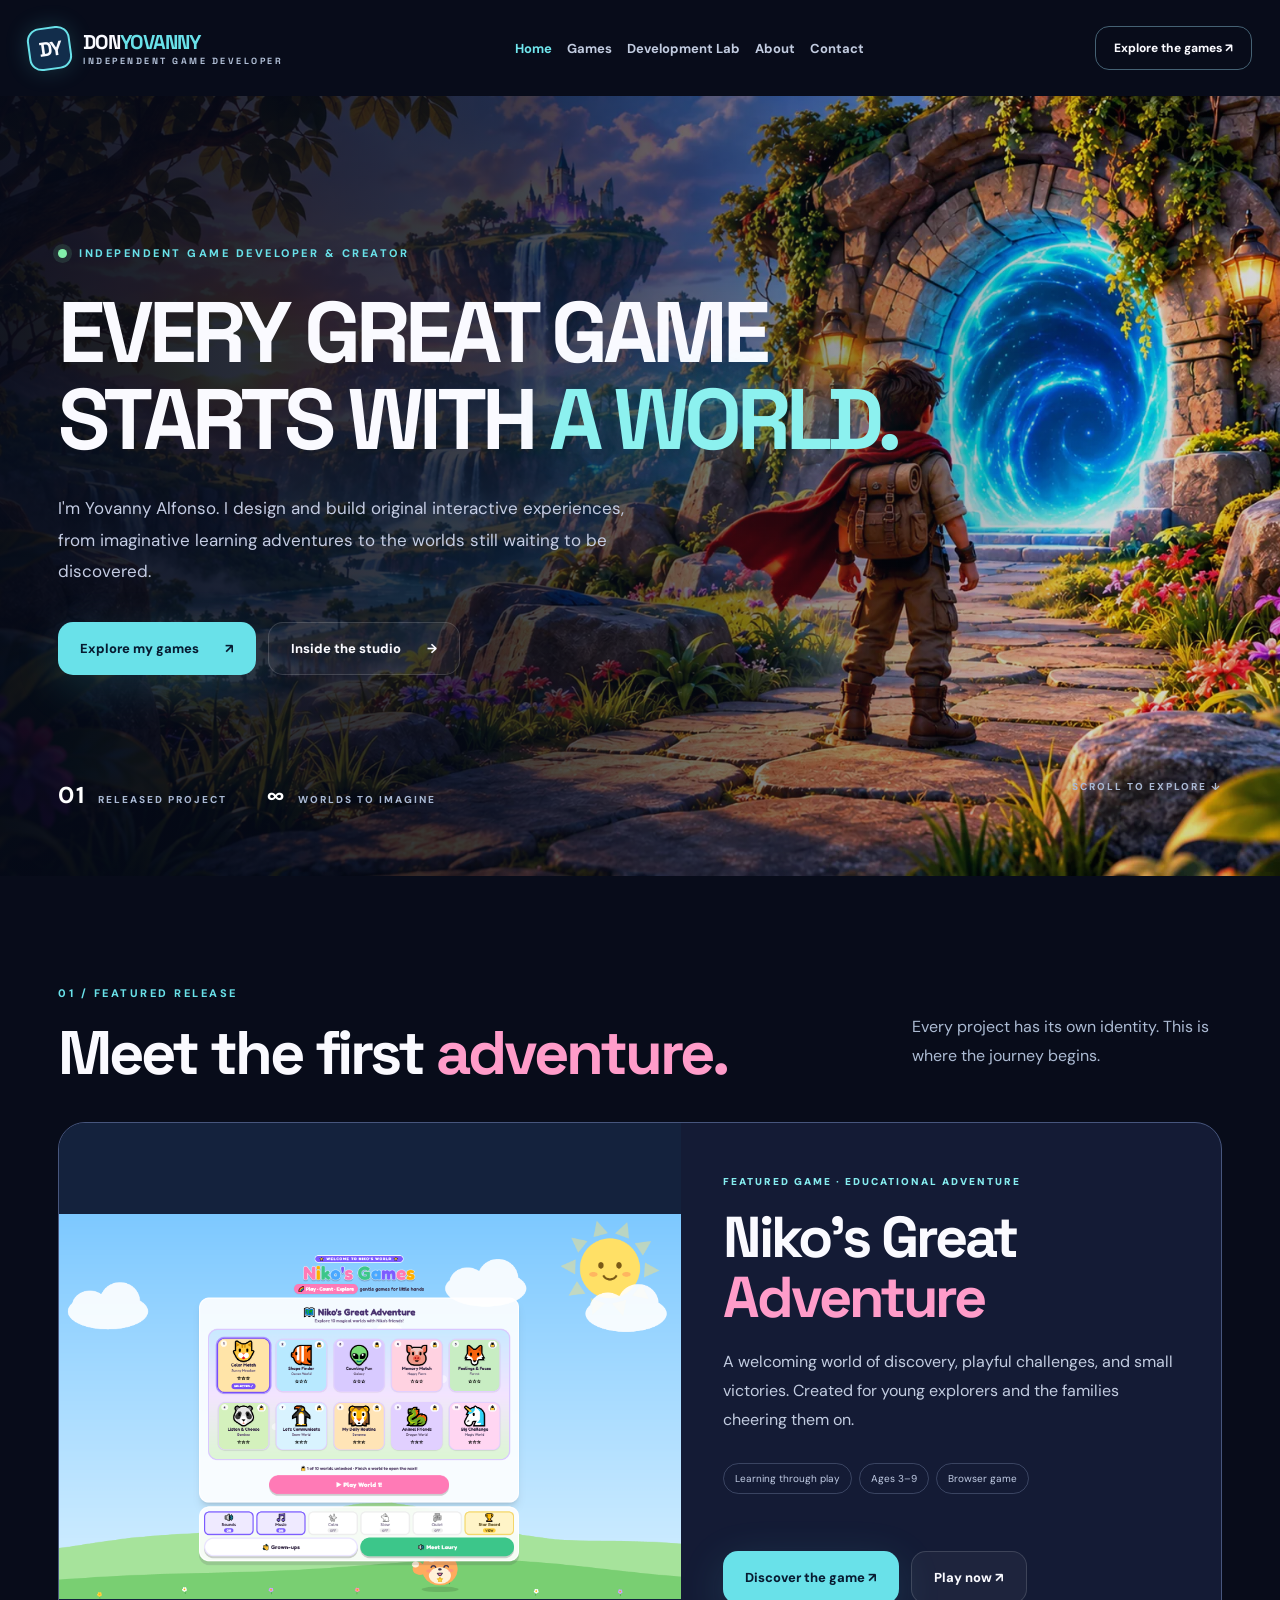
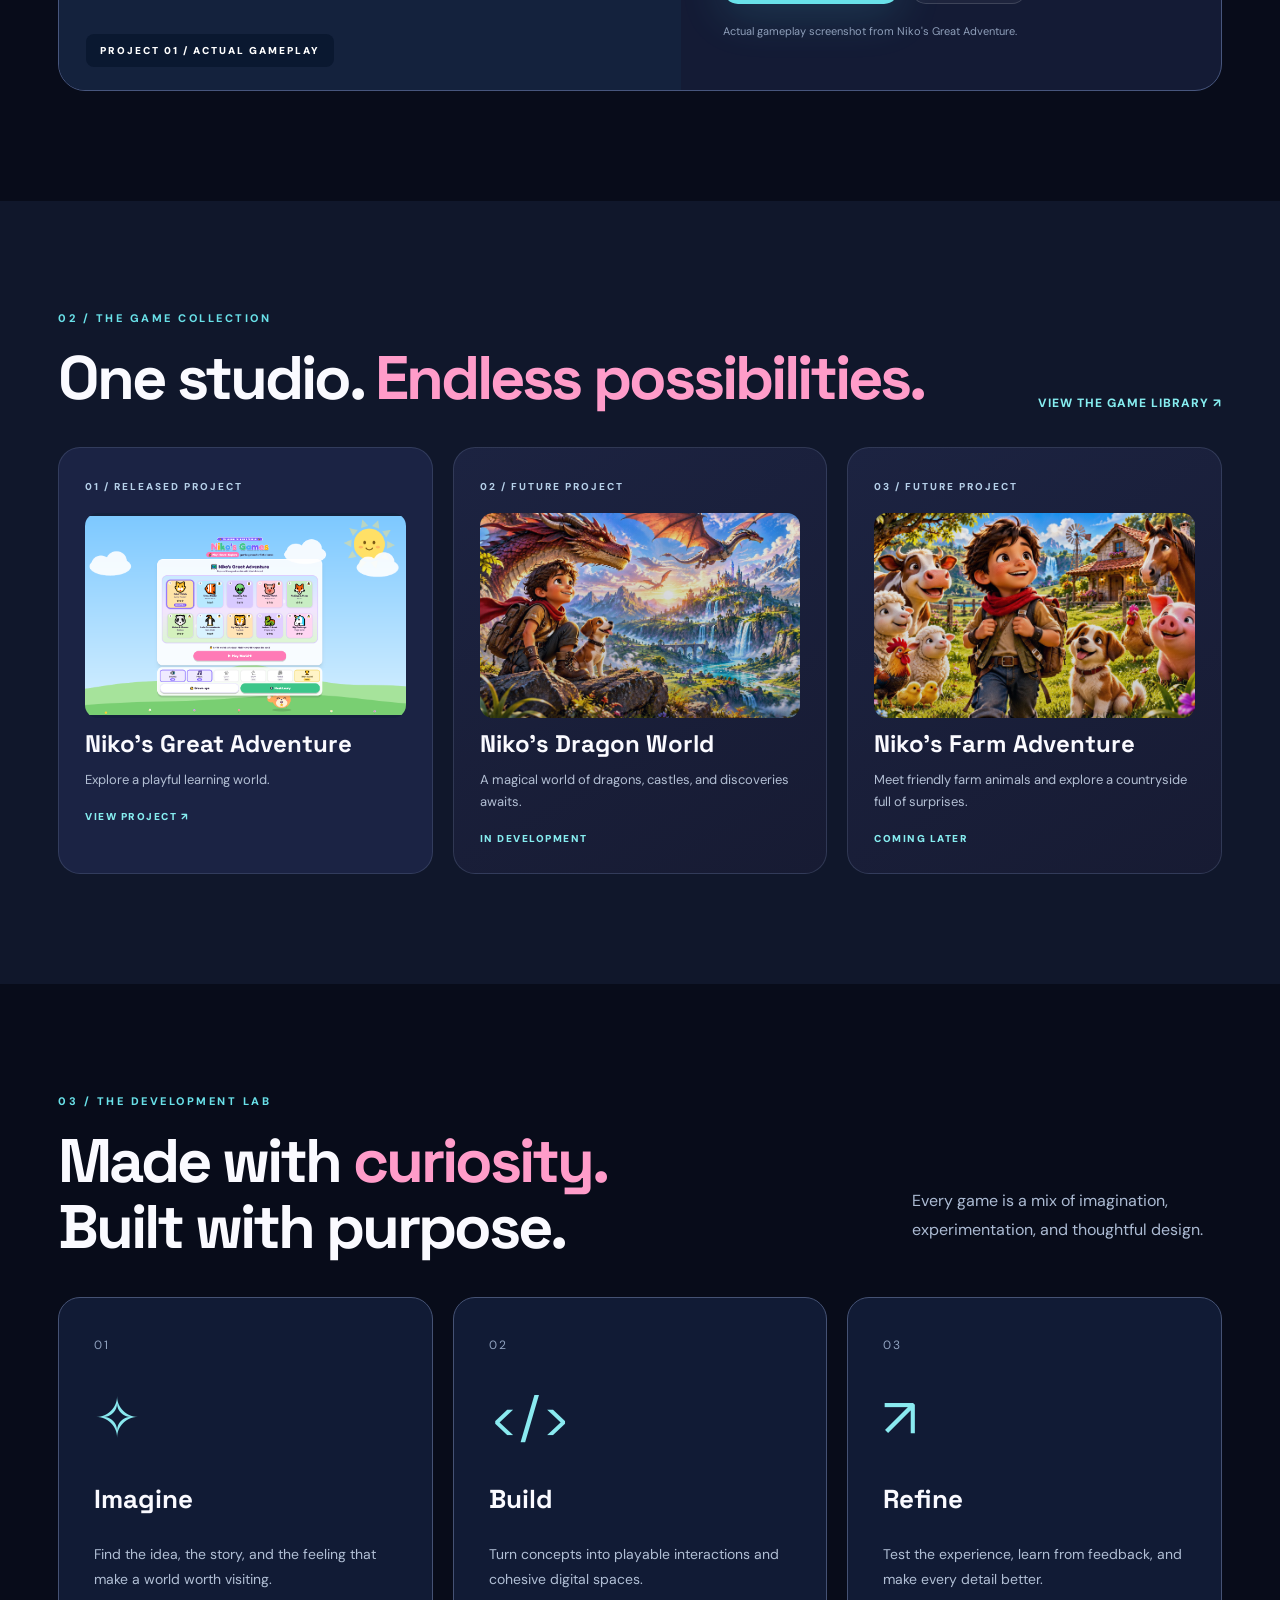
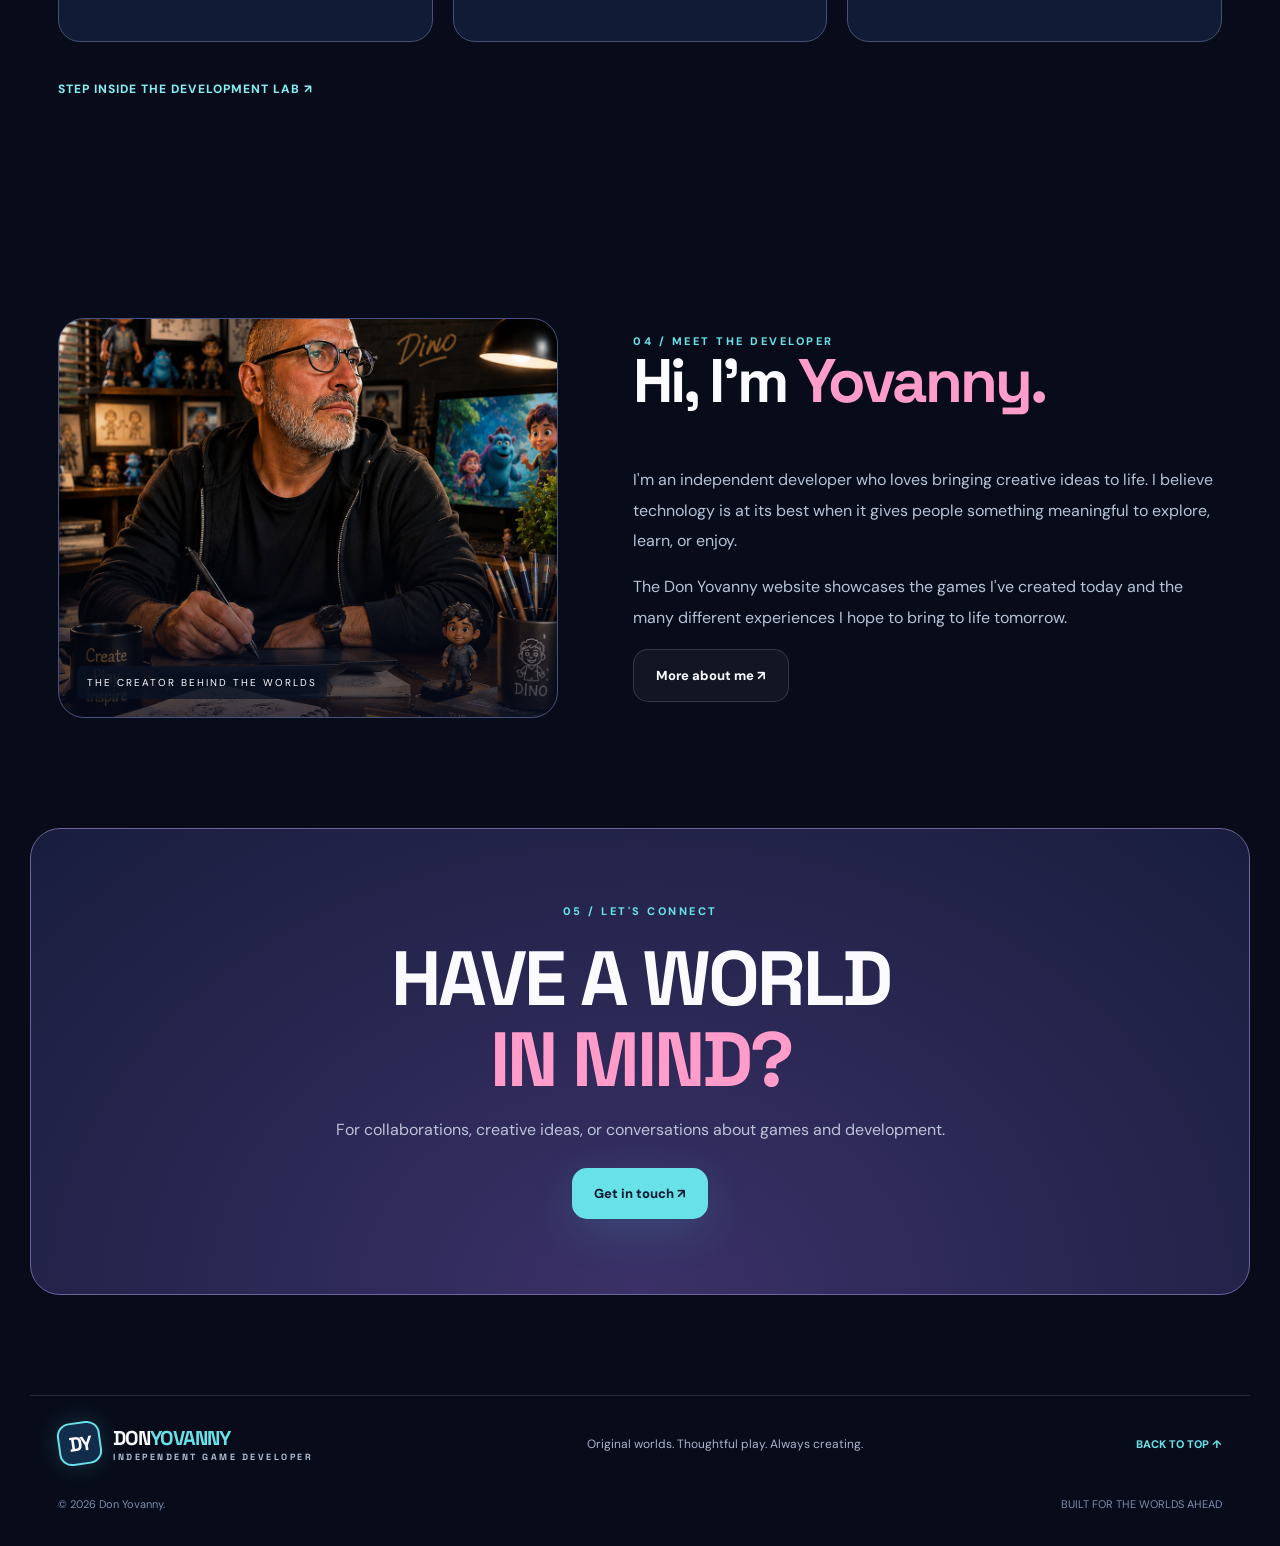
<file: index.html>
<!doctype html><html lang="en"><head><meta charset="utf-8"><meta name="viewport" content="width=device-width,initial-scale=1"><meta name="theme-color" content="#080c1a"><meta name="description" content="Don Yovanny is an independent game developer creating original interactive worlds. Explore games, projects, and the development lab."><title>Don Yovanny | Independent Game Developer</title><link rel="preconnect" href="https://fonts.googleapis.com"><link rel="preconnect" href="https://fonts.gstatic.com" crossorigin><link href="https://fonts.googleapis.com/css2?family=DM+Sans:wght@400;500;600;700;800&family=Space+Grotesk:wght@400;500;600;700&display=swap" rel="stylesheet"><link rel="stylesheet" href="./style.css"><link rel="stylesheet" href="./pages.css"><link rel="stylesheet" href="./studio.css"></head><body class="studio"><a class="skip" href="#main">Skip to content</a><header class="nav wrap"><a class="brand" href="./index.html"><span class="logo">DY</span><span>DON<span class="cyan">YOVANNY</span><small>INDEPENDENT GAME DEVELOPER</small></span></a><button class="menu" aria-label="Toggle navigation" aria-expanded="false">☰</button><nav id="nav"><a href="./index.html" aria-current="page">Home</a><a href="./games.html">Games</a><a href="./lab.html">Development Lab</a><a href="./about.html">About</a><a href="./contact.html">Contact</a></nav><a class="nav-button" href="./games.html">Explore the games ↗</a></header><main id="main"><section class="studio-hero"><div class="hero-atmosphere" aria-hidden="true"><div class="halo halo-a"></div><div class="halo halo-b"></div><div class="moon"></div><div class="mountain far"></div><div class="mountain near"></div><div class="ground-glow"></div><div class="gateway"><div class="gateway-inner"></div></div><div class="particle p1"></div><div class="particle p2"></div><div class="particle p3"></div><div class="particle p4"></div></div><div class="wrap studio-hero-inner"><div class="eyebrow"><span class="dot"></span> INDEPENDENT GAME DEVELOPER & CREATOR</div><h1>EVERY GREAT GAME<br>STARTS WITH <em>A WORLD.</em></h1><p>I'm Yovanny Alfonso. I design and build original interactive experiences, from imaginative learning adventures to the worlds still waiting to be discovered.</p><div class="buttons"><a class="button primary" href="./games.html">Explore my games <span>↗</span></a><a class="button secondary" href="./lab.html">Inside the studio <span>→</span></a></div><div class="hero-bottom"><span><b>01</b> RELEASED PROJECT</span><span><b>∞</b> WORLDS TO IMAGINE</span><span class="scroll-hint">SCROLL TO EXPLORE ↓</span></div></div></section><section class="section wrap studio-feature"><div class="studio-section-top"><div><div class="kicker">01 / FEATURED RELEASE</div><h2>Meet the first <em>adventure.</em></h2></div><p>Every project has its own identity. This is where the journey begins.</p></div><div class="studio-feature-card"><div class="niko-world" style="background:#14223d;display:flex;align-items:center;justify-content:center;overflow:hidden"><img src="./assets/niko-gameplay-screenshot.png" alt="Actual Niko's Great Adventure gameplay showing ten colorful worlds and the play button" style="display:block;width:100%;height:100%;object-fit:contain" loading="lazy"><div class="niko-label">PROJECT 01 / ACTUAL GAMEPLAY</div></div><div class="studio-feature-copy"><span class="studio-tag">FEATURED GAME · EDUCATIONAL ADVENTURE</span><h3>Niko's Great<br><em>Adventure</em></h3><p>A welcoming world of discovery, playful challenges, and small victories. Created for young explorers and the families cheering them on.</p><div class="chips"><span>Learning through play</span><span>Ages 3–9</span><span>Browser game</span></div><div class="buttons"><a class="button primary" href="./niko.html">Discover the game ↗</a><a class="button secondary" href="https://playnikogames.com/" target="_blank" rel="noopener noreferrer">Play now ↗</a></div><small>Actual gameplay screenshot from Niko's Great Adventure.</small></div></div></section><section class="section studio-library"><div class="wrap"><div class="studio-section-top"><div><div class="kicker">02 / THE GAME COLLECTION</div><h2>One studio. <em>Endless possibilities.</em></h2></div><a class="studio-inline-link" href="./games.html">VIEW THE GAME LIBRARY ↗</a></div><div class="studio-tiles"><a href="./niko.html" class="studio-tile release"><span class="tile-number">01 / RELEASED PROJECT</span><div class="tile-art" style="overflow:hidden;background:#14223d"><img src="./assets/niko-gameplay-screenshot.png" alt="Niko's Great Adventure game world selection screen" loading="lazy" style="width:100%;height:100%;object-fit:contain;display:block;position:relative;z-index:2"></div><h3>Niko's Great Adventure</h3><p>Explore a playful learning world.</p><span class="tile-link">VIEW PROJECT ↗</span></a><div class="studio-tile future"><span class="tile-number">02 / FUTURE PROJECT</span><div class="tile-art"><span class="future-ring"></span></div><h3>Niko's Dragon World</h3><p>A magical world of dragons, castles, and discoveries awaits.</p><span class="tile-link">IN DEVELOPMENT</span></div><div class="studio-tile future alt"><span class="tile-number">03 / FUTURE PROJECT</span><div class="tile-art"><span class="future-star">✧</span></div><h3>Niko's Farm Adventure</h3><p>Meet friendly farm animals and explore a countryside full of surprises.</p><span class="tile-link">COMING LATER</span></div></div></div></section><section class="section wrap studio-process"><div class="studio-section-top"><div><div class="kicker">03 / THE DEVELOPMENT LAB</div><h2>Made with <em>curiosity.</em><br>Built with purpose.</h2></div><p>Every game is a mix of imagination, experimentation, and thoughtful design.</p></div><div class="process-grid"><article><span class="process-index">01</span><div class="process-symbol">✧</div><h3>Imagine</h3><p>Find the idea, the story, and the feeling that make a world worth visiting.</p></article><article><span class="process-index">02</span><div class="process-symbol">&lt;/&gt;</div><h3>Build</h3><p>Turn concepts into playable interactions and cohesive digital spaces.</p></article><article><span class="process-index">03</span><div class="process-symbol">↗</div><h3>Refine</h3><p>Test the experience, learn from feedback, and make every detail better.</p></article></div><a class="studio-inline-link" href="./lab.html">STEP INSIDE THE DEVELOPMENT LAB ↗</a></section><section class="section wrap studio-about"><div class="about-emblem"><div class="emblem-ring"><span>DY</span></div><span class="emblem-note">THE CREATOR BEHIND THE WORLDS</span></div><div><div class="kicker">04 / MEET THE DEVELOPER</div><h2>Hi, I'm <em>Yovanny.</em></h2><p>I'm an independent developer who loves bringing creative ideas to life. I believe technology is at its best when it gives people something meaningful to explore, learn, or enjoy.</p><p>The Don Yovanny website showcases the games I've created today and the many different experiences I hope to bring to life tomorrow.</p><a class="button secondary" href="./about.html">More about me ↗</a></div></section><section class="wrap studio-contact"><div class="kicker">05 / LET'S CONNECT</div><h2>HAVE A WORLD<br><em>IN MIND?</em></h2><p>For collaborations, creative ideas, or conversations about games and development.</p><a class="button primary" href="./contact.html">Get in touch ↗</a></section></main><footer class="wrap footer"><div><a class="brand" href="./index.html"><span class="logo">DY</span><span>DON<span class="cyan">YOVANNY</span><small>INDEPENDENT GAME DEVELOPER</small></span></a><p>Original worlds. Thoughtful play. Always creating.</p><a href="#main">BACK TO TOP ↑</a></div><div class="footer-bottom"><span>© <span id="year">2026</span> Don Yovanny.</span><span>BUILT FOR THE WORLDS AHEAD</span></div></footer><script src="./script.js"></script></body></html>
</file>
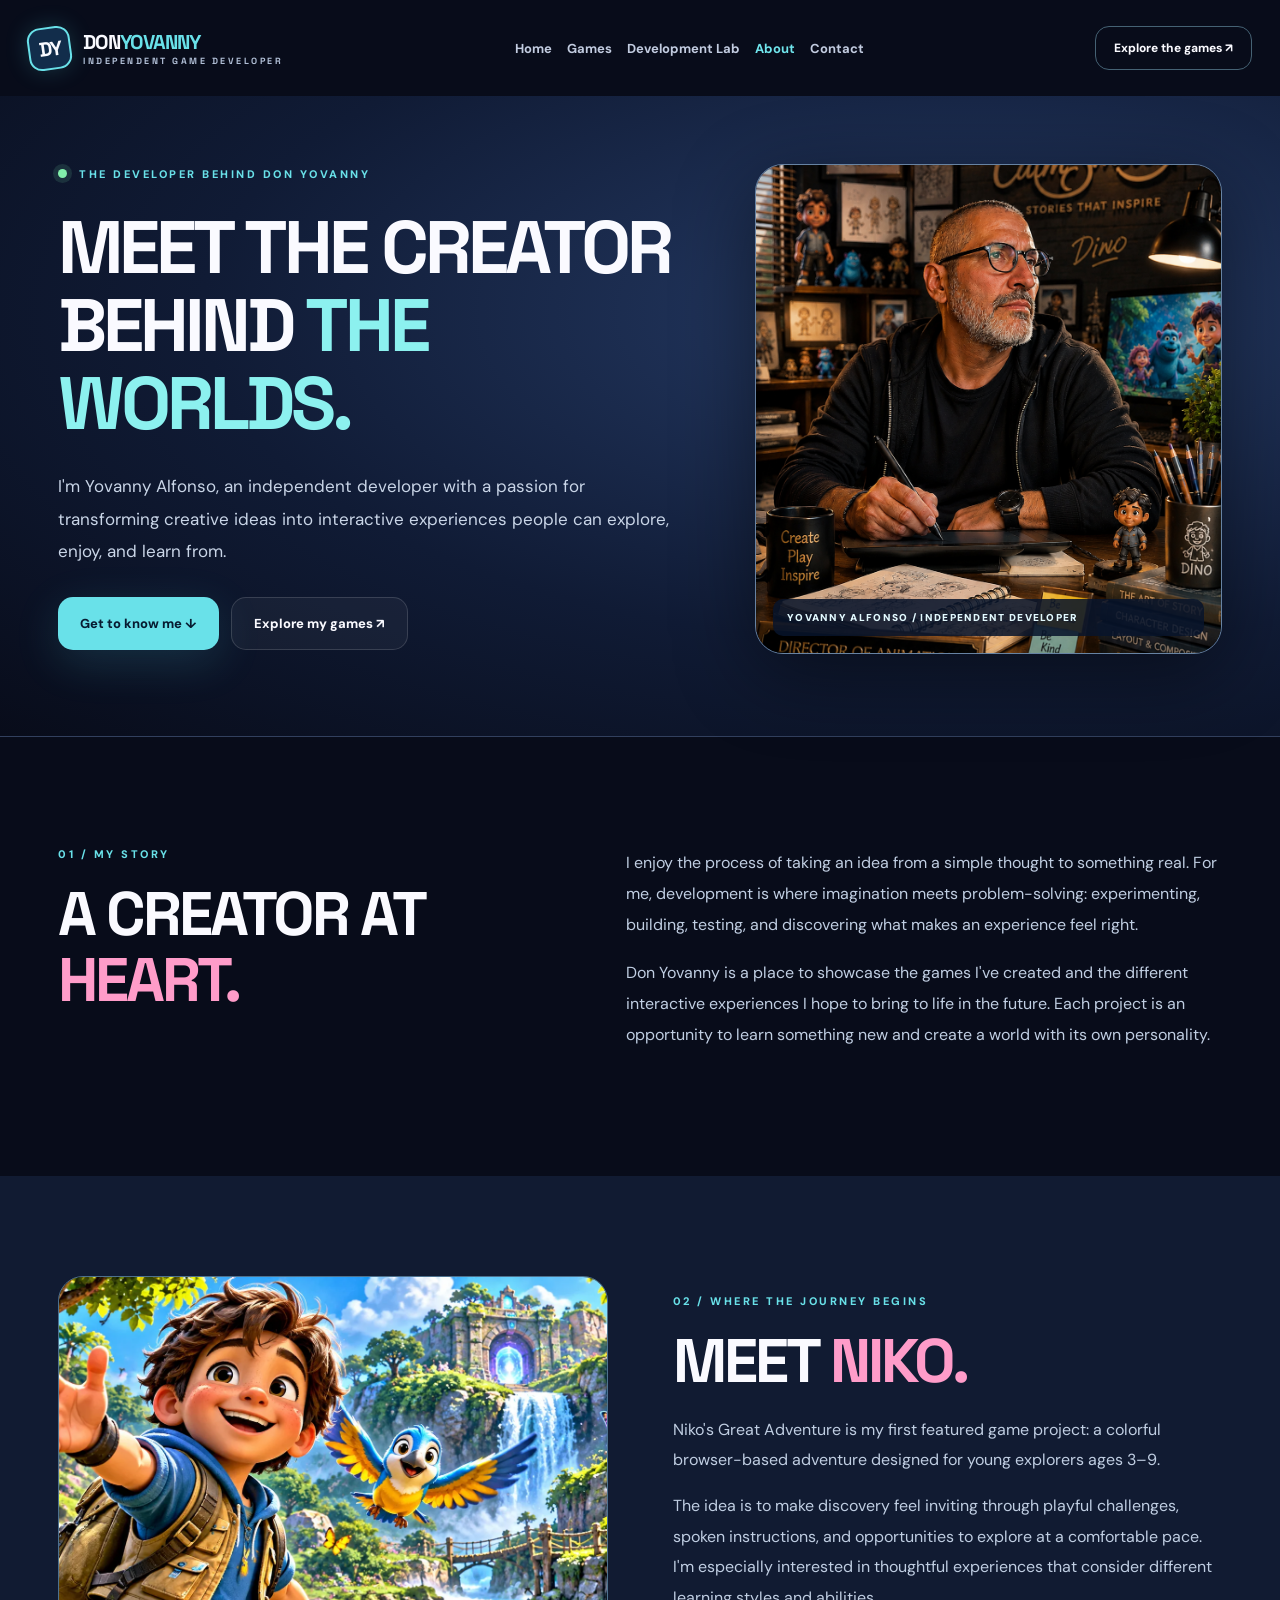
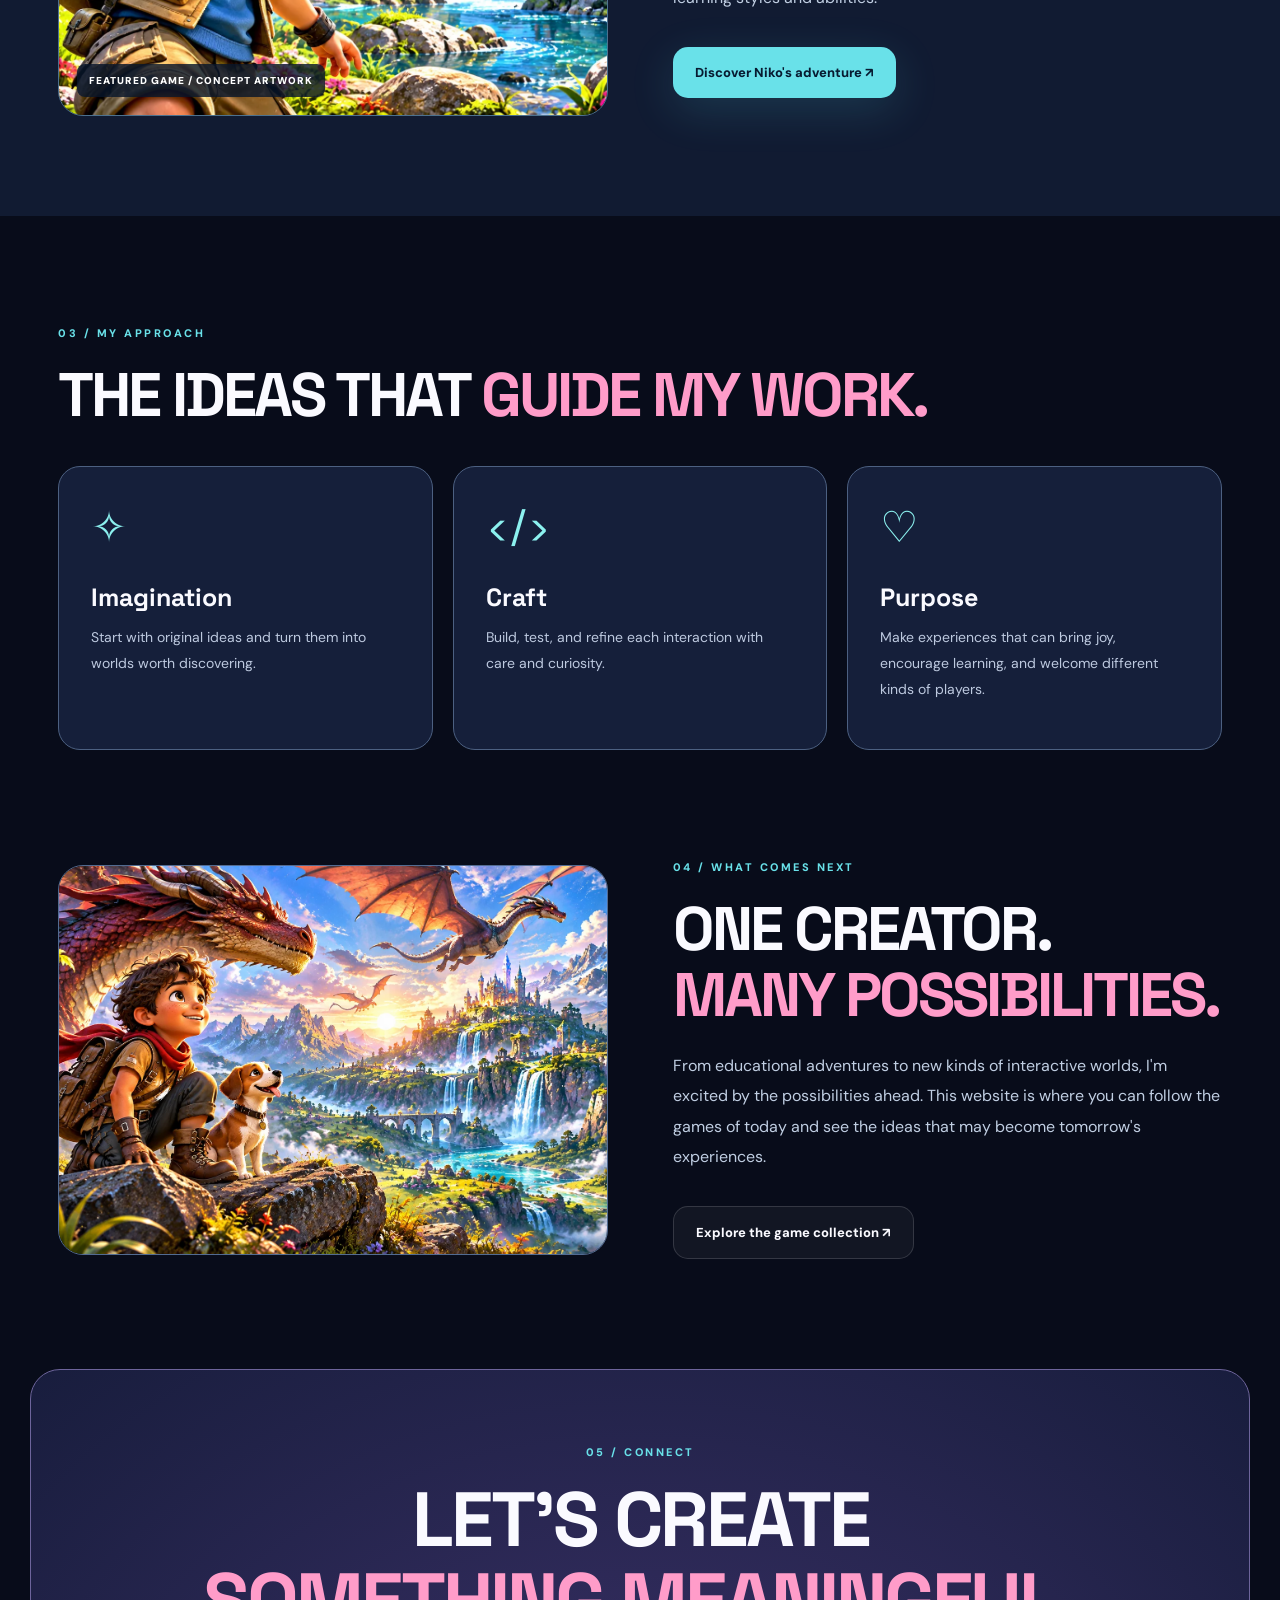
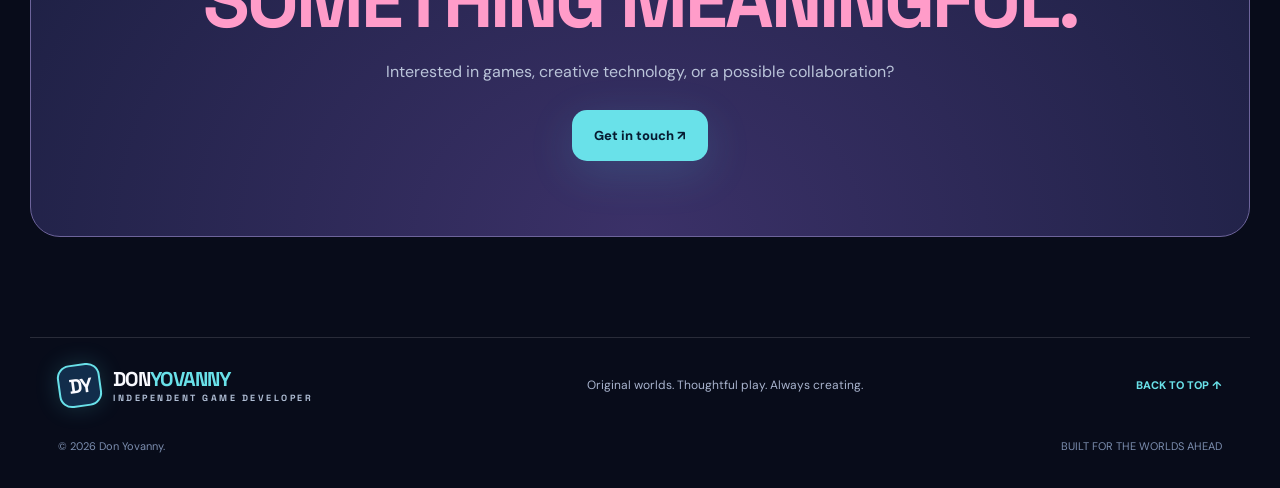
<file: about.html>
<!doctype html><html lang="en"><head><meta charset="utf-8"><meta name="viewport" content="width=device-width,initial-scale=1"><meta name="theme-color" content="#080c1a"><meta name="description" content="Meet Yovanny Alfonso, the independent developer behind Don Yovanny and Niko's Great Adventure."><title>About Yovanny | Don Yovanny Game Developer</title><link rel="preconnect" href="https://fonts.googleapis.com"><link rel="preconnect" href="https://fonts.gstatic.com" crossorigin><link href="https://fonts.googleapis.com/css2?family=DM+Sans:wght@400;500;600;700;800&family=Space+Grotesk:wght@400;500;600;700&display=swap" rel="stylesheet"><link rel="stylesheet" href="./style.css"><link rel="stylesheet" href="./pages.css"><link rel="stylesheet" href="./studio.css"><link rel="stylesheet" href="./about-studio.css"></head><body class="studio about-studio"><a class="skip" href="#main">Skip to content</a><header class="nav wrap"><a class="brand" href="./index.html"><span class="logo">DY</span><span>DON<span class="cyan">YOVANNY</span><small>INDEPENDENT GAME DEVELOPER</small></span></a><button class="menu" aria-label="Toggle navigation" aria-expanded="false" aria-controls="page-nav">☰</button><nav id="page-nav" aria-label="Main navigation"><a href="./index.html">Home</a><a href="./games.html">Games</a><a href="./lab.html">Development Lab</a><a href="./about.html" aria-current="page">About</a><a href="./contact.html">Contact</a></nav><a class="nav-button" href="./games.html">Explore the games ↗</a></header><main id="main"><section class="about-hero"><div class="wrap about-hero-grid"><div class="about-hero-copy"><div class="eyebrow"><span class="dot"></span> THE DEVELOPER BEHIND DON YOVANNY</div><h1>MEET THE CREATOR<br>BEHIND <em>THE WORLDS.</em></h1><p>I'm Yovanny Alfonso, an independent developer with a passion for transforming creative ideas into interactive experiences people can explore, enjoy, and learn from.</p><div class="buttons"><a class="button primary" href="#my-story">Get to know me ↓</a><a class="button secondary" href="./games.html">Explore my games ↗</a></div></div><div class="about-hero-photo"><img src="./assets/yovanny-portrait version 2.png" alt="Portrait of Yovanny in his game development studio"><span>YOVANNY ALFONSO / INDEPENDENT DEVELOPER</span></div></div></section><section class="section wrap about-story" id="my-story"><div class="about-story-heading"><div class="kicker">01 / MY STORY</div><h2>A CREATOR AT <em>HEART.</em></h2></div><div class="about-story-text"><p>I enjoy the process of taking an idea from a simple thought to something real. For me, development is where imagination meets problem-solving: experimenting, building, testing, and discovering what makes an experience feel right.</p><p>Don Yovanny is a place to showcase the games I've created and the different interactive experiences I hope to bring to life in the future. Each project is an opportunity to learn something new and create a world with its own personality.</p></div></section><section class="about-feature"><div class="wrap about-feature-grid"><div class="about-feature-art"><img src="./assets/niko.webp" alt="Concept artwork for Niko's Great Adventure" loading="lazy"><span>FEATURED GAME / CONCEPT ARTWORK</span></div><div class="about-feature-copy"><div class="kicker">02 / WHERE THE JOURNEY BEGINS</div><h2>MEET <em>NIKO.</em></h2><p>Niko's Great Adventure is my first featured game project: a colorful browser-based adventure designed for young explorers ages 3–9.</p><p>The idea is to make discovery feel inviting through playful challenges, spoken instructions, and opportunities to explore at a comfortable pace. I'm especially interested in thoughtful experiences that consider different learning styles and abilities.</p><a class="button primary" href="./niko.html">Discover Niko's adventure ↗</a></div></div></section><section class="section wrap about-beliefs"><div class="kicker">03 / MY APPROACH</div><h2>THE IDEAS THAT <em>GUIDE MY WORK.</em></h2><div class="about-values"><article><span aria-hidden="true">✧</span><h3>Imagination</h3><p>Start with original ideas and turn them into worlds worth discovering.</p></article><article><span aria-hidden="true">&lt;/&gt;</span><h3>Craft</h3><p>Build, test, and refine each interaction with care and curiosity.</p></article><article><span aria-hidden="true">♡</span><h3>Purpose</h3><p>Make experiences that can bring joy, encourage learning, and welcome different kinds of players.</p></article></div></section><section class="wrap about-next"><div class="about-next-art"><img src="./assets/dragon-world.webp" alt="Fantasy dragon-world concept art representing future possibilities" loading="lazy"></div><div><div class="kicker">04 / WHAT COMES NEXT</div><h2>ONE CREATOR.<br><em>MANY POSSIBILITIES.</em></h2><p>From educational adventures to new kinds of interactive worlds, I'm excited by the possibilities ahead. This website is where you can follow the games of today and see the ideas that may become tomorrow's experiences.</p><a class="button secondary" href="./games.html">Explore the game collection ↗</a></div></section><section class="wrap studio-contact about-contact"><div class="kicker">05 / CONNECT</div><h2>LET'S CREATE<br><em>SOMETHING MEANINGFUL.</em></h2><p>Interested in games, creative technology, or a possible collaboration?</p><a class="button primary" href="./contact.html">Get in touch ↗</a></section></main><footer class="wrap footer"><div><a class="brand" href="./index.html"><span class="logo">DY</span><span>DON<span class="cyan">YOVANNY</span><small>INDEPENDENT GAME DEVELOPER</small></span></a><p>Original worlds. Thoughtful play. Always creating.</p><a href="#main">BACK TO TOP ↑</a></div><div class="footer-bottom"><span>© <span id="year">2026</span> Don Yovanny.</span><span>BUILT FOR THE WORLDS AHEAD</span></div></footer><script src="./script.js"></script></body></html>
</file>
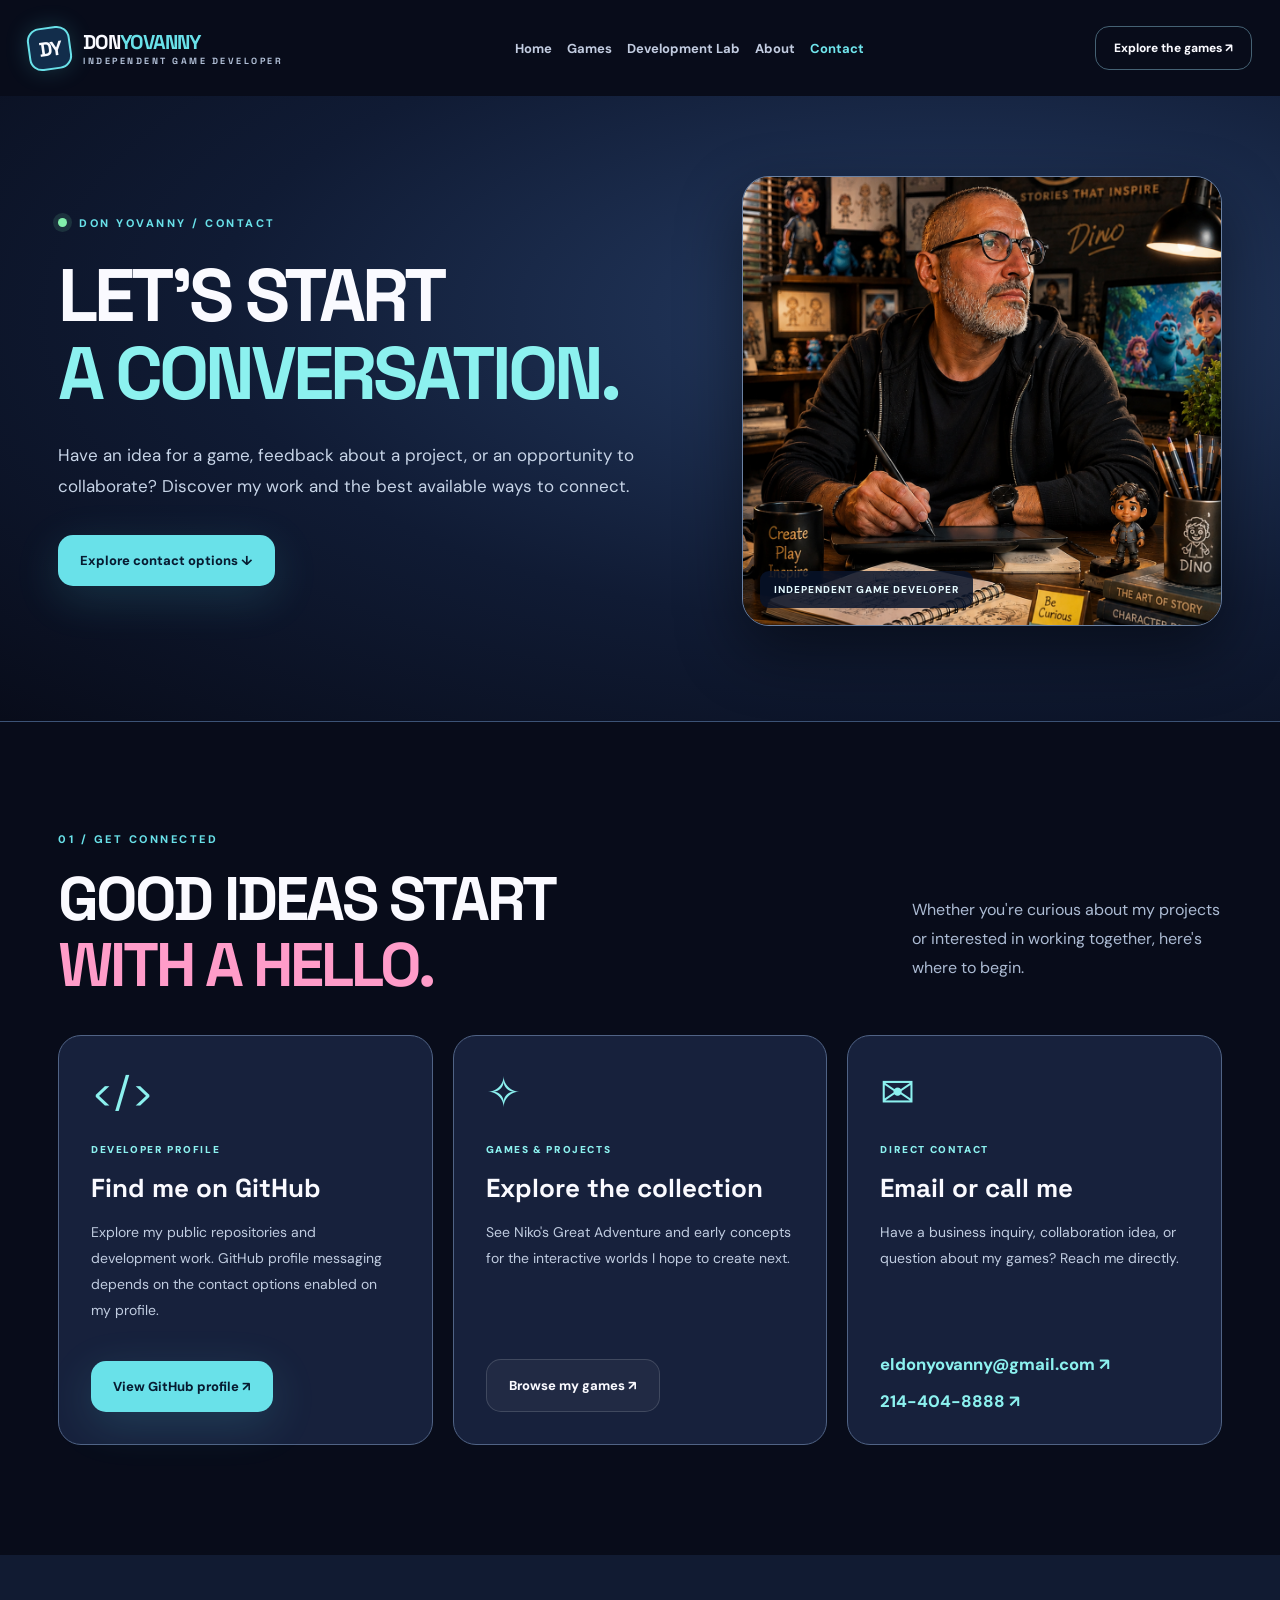
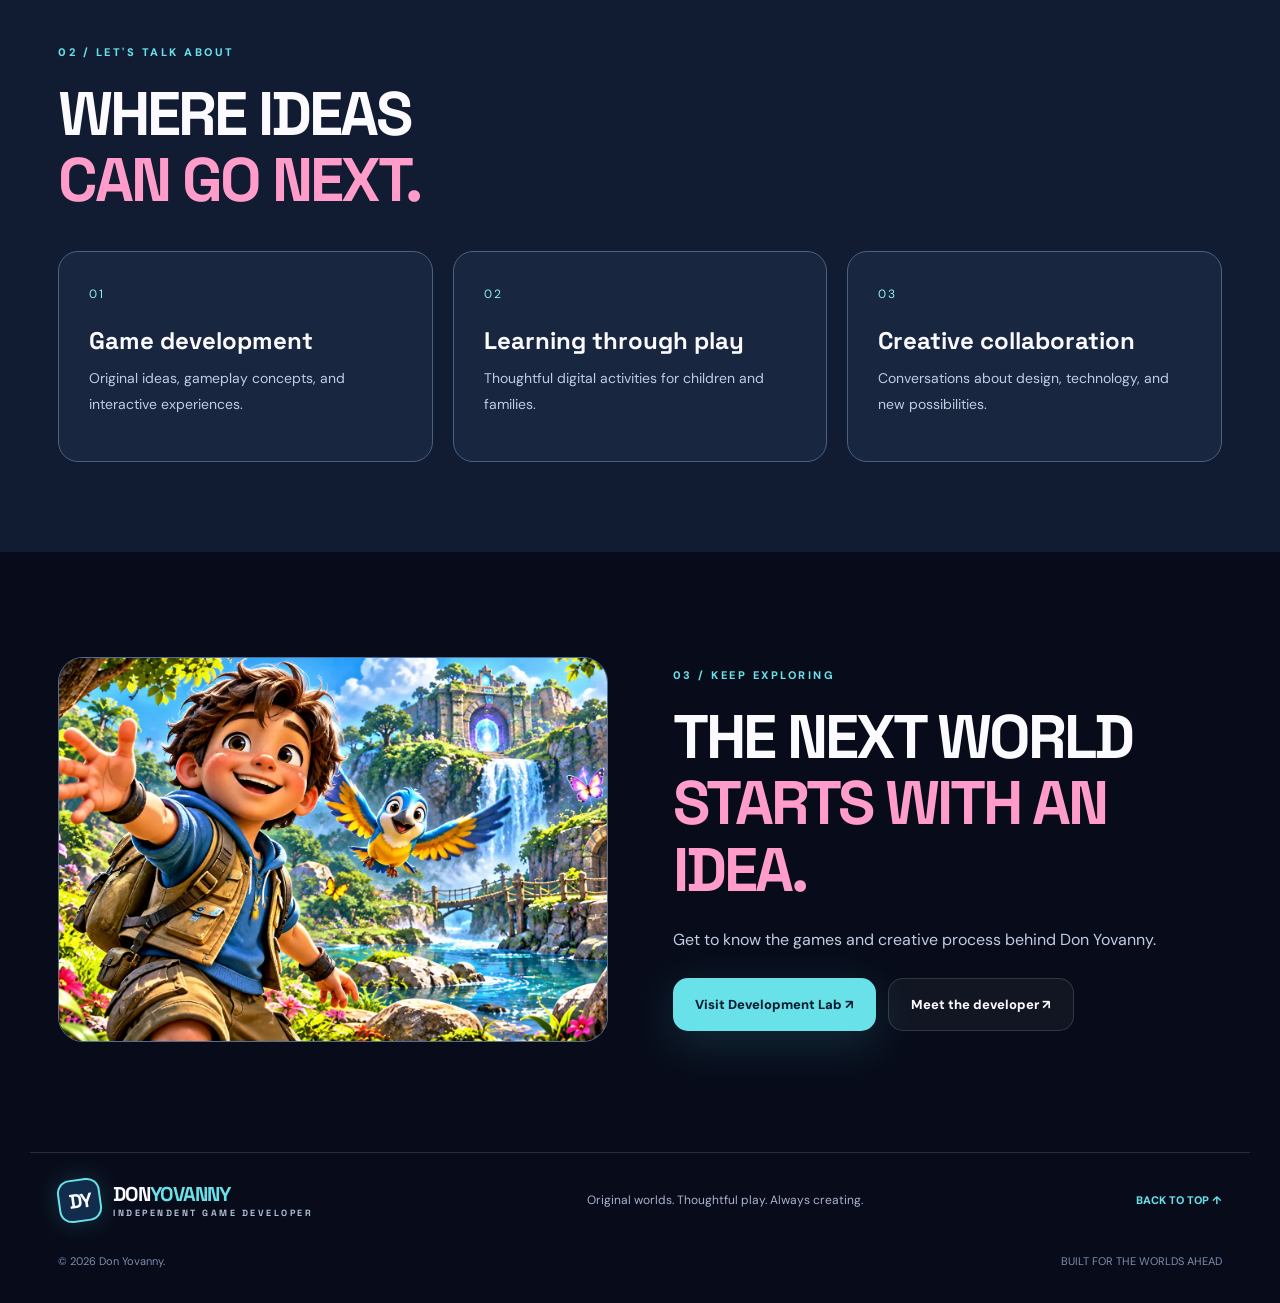
<file: contact.html>
<!doctype html><html lang="en"><head><meta charset="utf-8"><meta name="viewport" content="width=device-width,initial-scale=1"><meta name="theme-color" content="#080c1a"><meta name="description" content="Explore ways to connect with Don Yovanny about games, creative projects and collaborations."><title>Contact | Don Yovanny Game Developer</title><link rel="preconnect" href="https://fonts.googleapis.com"><link rel="preconnect" href="https://fonts.gstatic.com" crossorigin><link href="https://fonts.googleapis.com/css2?family=DM+Sans:wght@400;500;600;700;800&family=Space+Grotesk:wght@400;500;600;700&display=swap" rel="stylesheet"><link rel="stylesheet" href="./style.css"><link rel="stylesheet" href="./pages.css"><link rel="stylesheet" href="./studio.css"><link rel="stylesheet" href="./contact-studio.css"></head><body class="studio contact-studio"><a class="skip" href="#main">Skip to content</a><header class="nav wrap"><a class="brand" href="./index.html"><span class="logo">DY</span><span>DON<span class="cyan">YOVANNY</span><small>INDEPENDENT GAME DEVELOPER</small></span></a><button class="menu" aria-label="Toggle navigation" aria-expanded="false" aria-controls="page-nav">☰</button><nav id="page-nav" aria-label="Main navigation"><a href="./index.html">Home</a><a href="./games.html">Games</a><a href="./lab.html">Development Lab</a><a href="./about.html">About</a><a href="./contact.html" aria-current="page">Contact</a></nav><a class="nav-button" href="./games.html">Explore the games ↗</a></header><main id="main"><section class="contact-hero"><div class="wrap contact-hero-grid"><div class="contact-hero-copy"><div class="eyebrow"><span class="dot"></span> DON YOVANNY / CONTACT</div><h1>LET'S START<br><em>A CONVERSATION.</em></h1><p>Have an idea for a game, feedback about a project, or an opportunity to collaborate? Discover my work and the best available ways to connect.</p><a class="button primary" href="#connect">Explore contact options ↓</a></div><div class="contact-hero-art"><img src="./assets/yovanny-portrait version 2.png" alt="Yovanny working in his game development studio"><span>INDEPENDENT GAME DEVELOPER</span></div></div></section><section class="section wrap contact-options" id="connect"><div class="studio-section-top"><div><div class="kicker">01 / GET CONNECTED</div><h2>GOOD IDEAS START<br><em>WITH A HELLO.</em></h2></div><p>Whether you're curious about my projects or interested in working together, here's where to begin.</p></div><div class="contact-cards"><article class="contact-card"><span class="contact-symbol" aria-hidden="true">&lt;/&gt;</span><div class="contact-tag">DEVELOPER PROFILE</div><h3>Find me on GitHub</h3><p>Explore my public repositories and development work. GitHub profile messaging depends on the contact options enabled on my profile.</p><a class="button primary" href="https://github.com/yovannyhub" target="_blank" rel="noopener noreferrer">View GitHub profile ↗</a></article><article class="contact-card"><span class="contact-symbol" aria-hidden="true">✧</span><div class="contact-tag">GAMES & PROJECTS</div><h3>Explore the collection</h3><p>See Niko's Great Adventure and early concepts for the interactive worlds I hope to create next.</p><a class="button secondary" href="./games.html">Browse my games ↗</a></article><article class="contact-card"><span class="contact-symbol" aria-hidden="true">✉</span><div class="contact-tag">DIRECT CONTACT</div><h3>Email or call me</h3><p>Have a business inquiry, collaboration idea, or question about my games? Reach me directly.</p><a class="contact-direct-link" href="mailto:eldonyovanny@gmail.com">eldonyovanny@gmail.com ↗</a><a class="contact-direct-link" href="tel:+12144048888">214-404-8888 ↗</a></article></div></section><section class="contact-focus"><div class="wrap"><div class="kicker">02 / LET'S TALK ABOUT</div><h2>WHERE IDEAS<br><em>CAN GO NEXT.</em></h2><div class="contact-topics"><div><span>01</span><h3>Game development</h3><p>Original ideas, gameplay concepts, and interactive experiences.</p></div><div><span>02</span><h3>Learning through play</h3><p>Thoughtful digital activities for children and families.</p></div><div><span>03</span><h3>Creative collaboration</h3><p>Conversations about design, technology, and new possibilities.</p></div></div></div></section><section class="wrap contact-last"><div class="contact-last-art"><img src="./assets/niko.webp" alt="Illustrated adventure world from Niko's Great Adventure" loading="lazy"></div><div><div class="kicker">03 / KEEP EXPLORING</div><h2>THE NEXT WORLD<br><em>STARTS WITH AN IDEA.</em></h2><p>Get to know the games and creative process behind Don Yovanny.</p><div class="contact-last-links"><a class="button primary" href="./lab.html">Visit Development Lab ↗</a><a class="button secondary" href="./about.html">Meet the developer ↗</a></div></div></section></main><footer class="wrap footer"><div><a class="brand" href="./index.html"><span class="logo">DY</span><span>DON<span class="cyan">YOVANNY</span><small>INDEPENDENT GAME DEVELOPER</small></span></a><p>Original worlds. Thoughtful play. Always creating.</p><a href="#main">BACK TO TOP ↑</a></div><div class="footer-bottom"><span>© <span id="year">2026</span> Don Yovanny.</span><span>BUILT FOR THE WORLDS AHEAD</span></div></footer><script src="./script.js"></script></body></html>
</file>
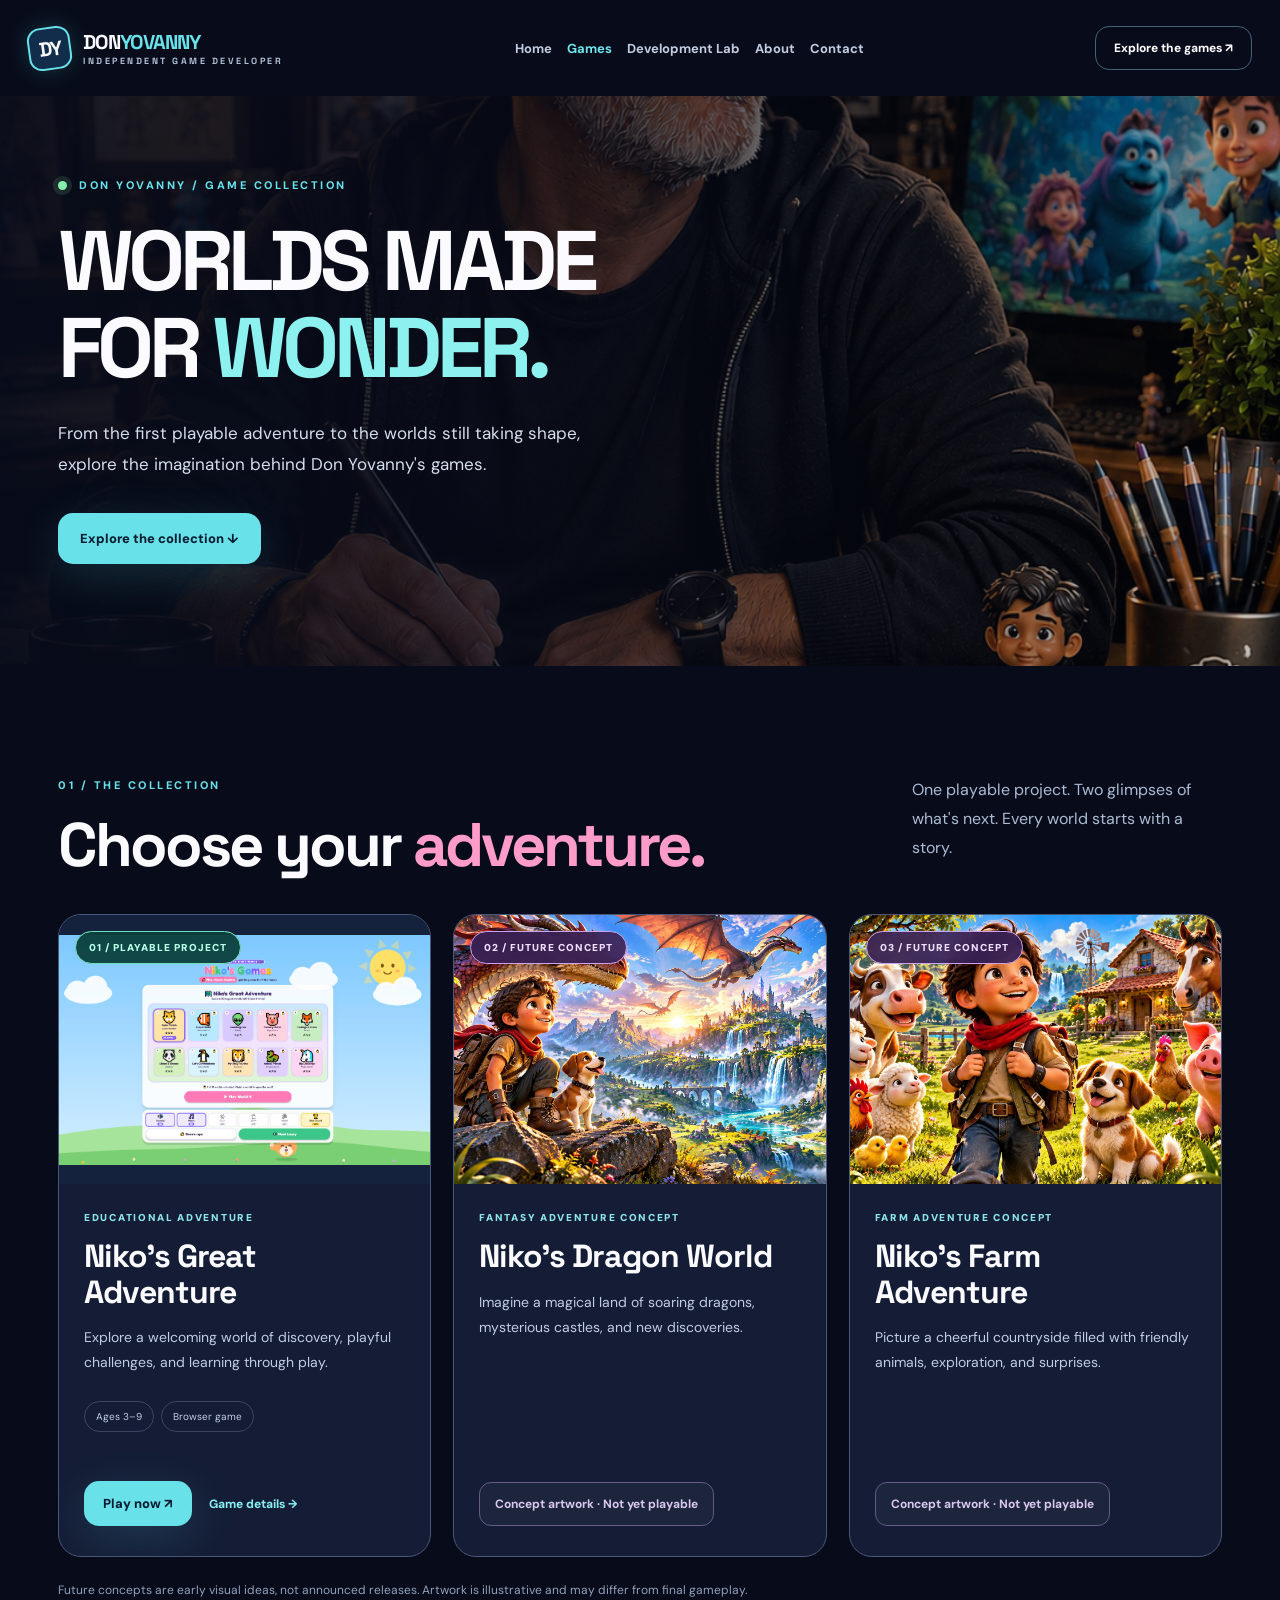
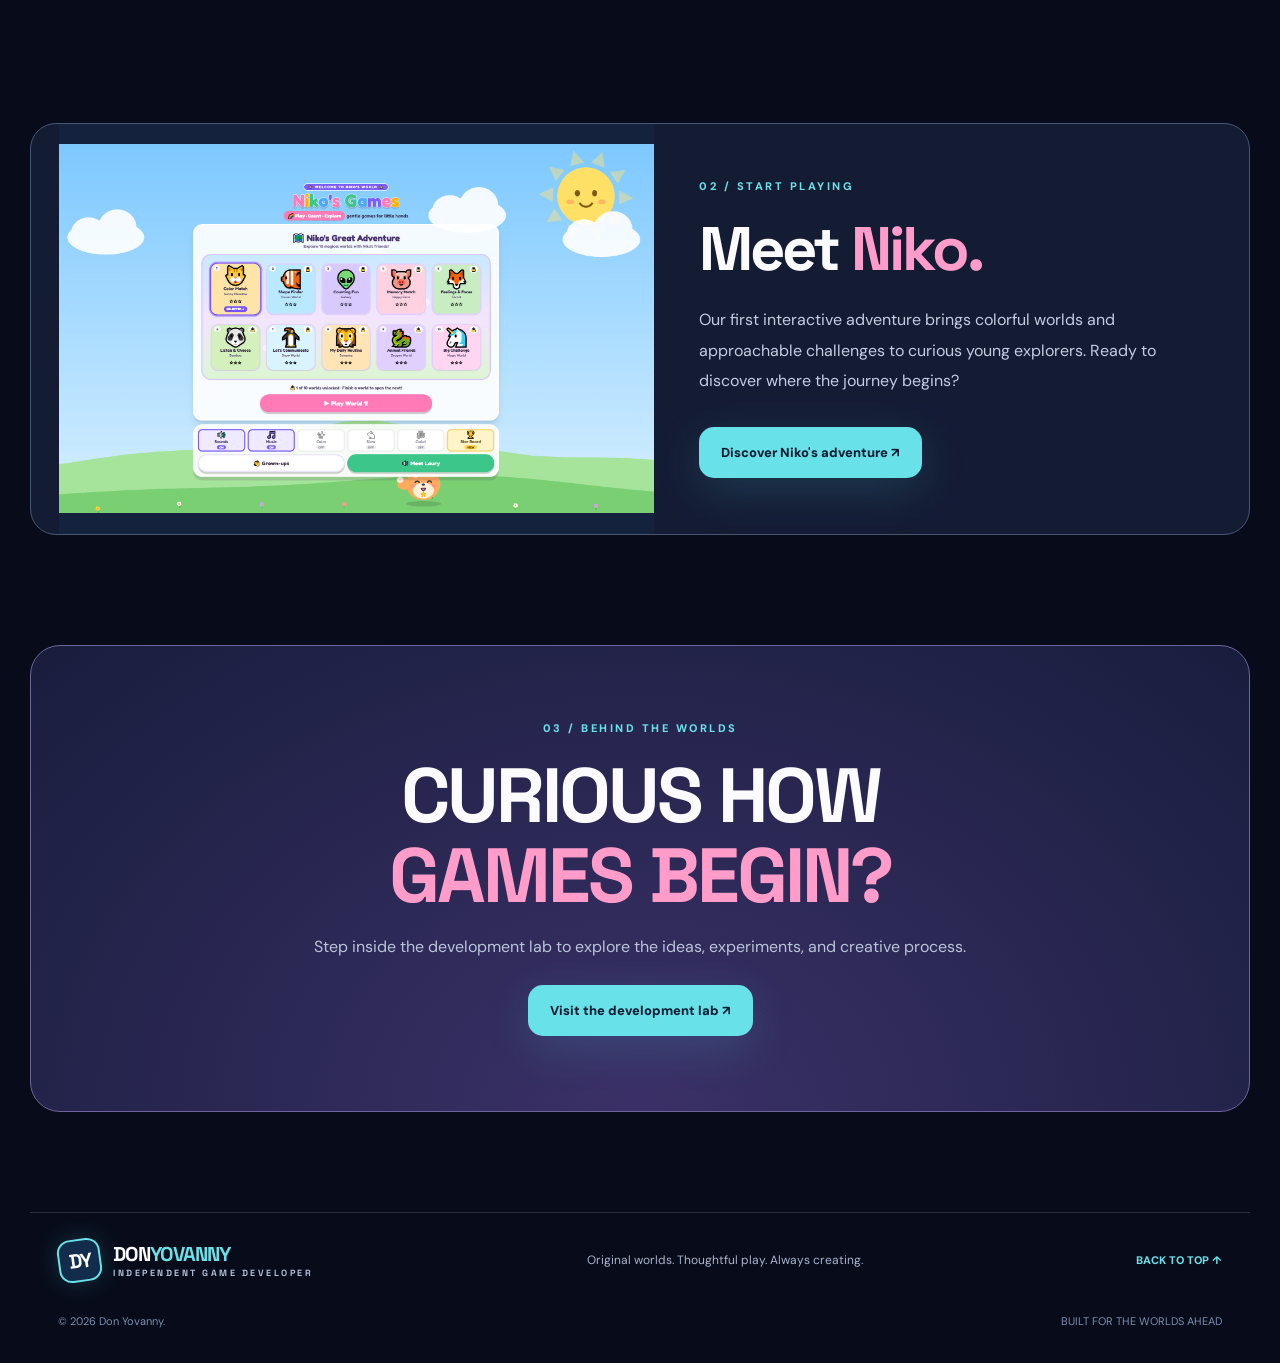
<file: games.html>
<!doctype html><html lang="en"><head><meta charset="utf-8"><meta name="viewport" content="width=device-width,initial-scale=1"><meta name="theme-color" content="#080c1a"><meta name="description" content="Discover Don Yovanny's game collection: play Niko's Great Adventure and preview upcoming worlds."><title>Games | Don Yovanny</title><link rel="preconnect" href="https://fonts.googleapis.com"><link rel="preconnect" href="https://fonts.gstatic.com" crossorigin><link href="https://fonts.googleapis.com/css2?family=DM+Sans:wght@400;500;600;700;800&family=Space+Grotesk:wght@400;500;600;700&display=swap" rel="stylesheet"><link rel="stylesheet" href="./style.css"><link rel="stylesheet" href="./pages.css"><link rel="stylesheet" href="./studio.css"><link rel="stylesheet" href="./games-studio.css"></head><body class="studio games-studio"><a class="skip" href="#main">Skip to content</a><header class="nav wrap"><a class="brand" href="./index.html"><span class="logo">DY</span><span>DON<span class="cyan">YOVANNY</span><small>INDEPENDENT GAME DEVELOPER</small></span></a><button class="menu" aria-label="Toggle navigation" aria-expanded="false" aria-controls="page-nav">☰</button><nav id="page-nav" aria-label="Main navigation"><a href="./index.html">Home</a><a href="./games.html" aria-current="page">Games</a><a href="./lab.html">Development Lab</a><a href="./about.html">About</a><a href="./contact.html">Contact</a></nav><a class="nav-button" href="#collection">Explore the games ↗</a></header><main id="main"><section class="games-hero"><div class="wrap games-hero-content"><div class="eyebrow"><span class="dot"></span> DON YOVANNY / GAME COLLECTION</div><h1>WORLDS MADE<br>FOR <em>WONDER.</em></h1><p>From the first playable adventure to the worlds still taking shape, explore the imagination behind Don Yovanny's games.</p><a class="button primary" href="#collection">Explore the collection ↓</a></div></section><section class="section wrap games-collection" id="collection"><div class="studio-section-top"><div><div class="kicker">01 / THE COLLECTION</div><h2>Choose your <em>adventure.</em></h2></div><p>One playable project. Two glimpses of what's next. Every world starts with a story.</p></div><div class="games-cards"><article class="games-card"><div class="games-card-image"><img src="./assets/niko-gameplay-screenshot.png" alt="Actual Niko's Great Adventure level selection screen with ten colorful worlds" loading="lazy" style="object-fit:contain;background:#14223d"><span class="games-status released">01 / PLAYABLE PROJECT</span></div><div class="games-card-body"><div class="games-card-type">EDUCATIONAL ADVENTURE</div><h3>Niko's Great Adventure</h3><p>Explore a welcoming world of discovery, playful challenges, and learning through play.</p><div class="chips"><span>Ages 3–9</span><span>Browser game</span></div><div class="games-actions"><a class="button primary" href="https://playnikogames.com/" target="_blank" rel="noopener noreferrer">Play now ↗</a><a class="games-details" href="./niko.html">Game details →</a></div></div></article><article class="games-card"><div class="games-card-image"><img src="./assets/dragon-world.webp" alt="Niko exploring a fantasy landscape filled with dragons" loading="lazy"><span class="games-status concept">02 / FUTURE CONCEPT</span></div><div class="games-card-body"><div class="games-card-type">FANTASY ADVENTURE CONCEPT</div><h3>Niko's Dragon World</h3><p>Imagine a magical land of soaring dragons, mysterious castles, and new discoveries.</p><div class="games-actions"><span class="games-coming">Concept artwork · Not yet playable</span></div></div></article><article class="games-card"><div class="games-card-image"><img src="./assets/farm-world.webp" alt="Niko surrounded by friendly farm animals" loading="lazy"><span class="games-status concept">03 / FUTURE CONCEPT</span></div><div class="games-card-body"><div class="games-card-type">FARM ADVENTURE CONCEPT</div><h3>Niko's Farm Adventure</h3><p>Picture a cheerful countryside filled with friendly animals, exploration, and surprises.</p><div class="games-actions"><span class="games-coming">Concept artwork · Not yet playable</span></div></div></article></div><p class="games-note">Future concepts are early visual ideas, not announced releases. Artwork is illustrative and may differ from final gameplay.</p></section><section class="wrap games-feature"><div class="games-feature-art"><img src="./assets/niko-gameplay-screenshot.png" alt="Actual gameplay screenshot of Niko's Great Adventure" loading="lazy" style="object-fit:contain;background:#14223d"></div><div class="games-feature-copy"><div class="kicker">02 / START PLAYING</div><h2>Meet <em>Niko.</em></h2><p>Our first interactive adventure brings colorful worlds and approachable challenges to curious young explorers. Ready to discover where the journey begins?</p><a class="button primary" href="./niko.html">Discover Niko's adventure ↗</a></div></section><section class="wrap studio-contact games-contact"><div class="kicker">03 / BEHIND THE WORLDS</div><h2>CURIOUS HOW<br><em>GAMES BEGIN?</em></h2><p>Step inside the development lab to explore the ideas, experiments, and creative process.</p><a class="button primary" href="./lab.html">Visit the development lab ↗</a></section></main><footer class="wrap footer"><div><a class="brand" href="./index.html"><span class="logo">DY</span><span>DON<span class="cyan">YOVANNY</span><small>INDEPENDENT GAME DEVELOPER</small></span></a><p>Original worlds. Thoughtful play. Always creating.</p><a href="#main">BACK TO TOP ↑</a></div><div class="footer-bottom"><span>© <span id="year">2026</span> Don Yovanny.</span><span>BUILT FOR THE WORLDS AHEAD</span></div></footer><script src="./script.js"></script></body></html>
</file>
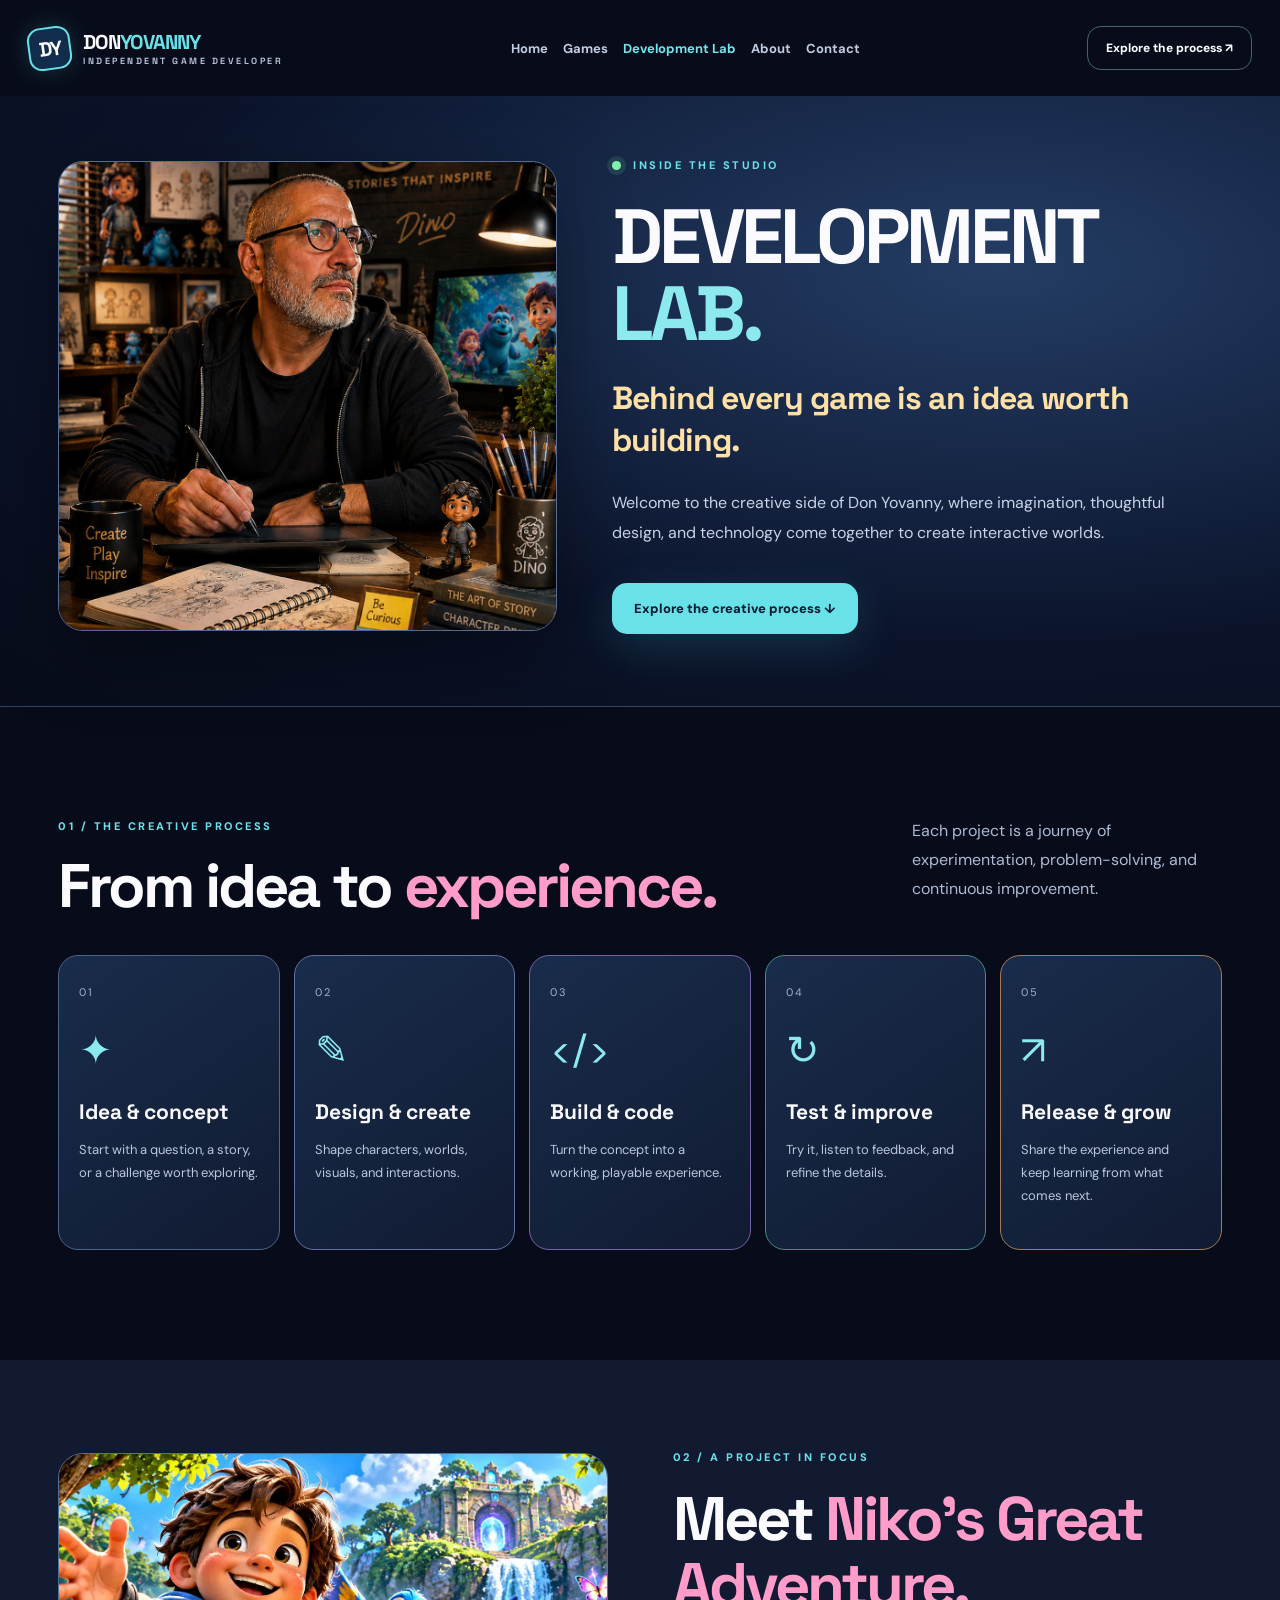
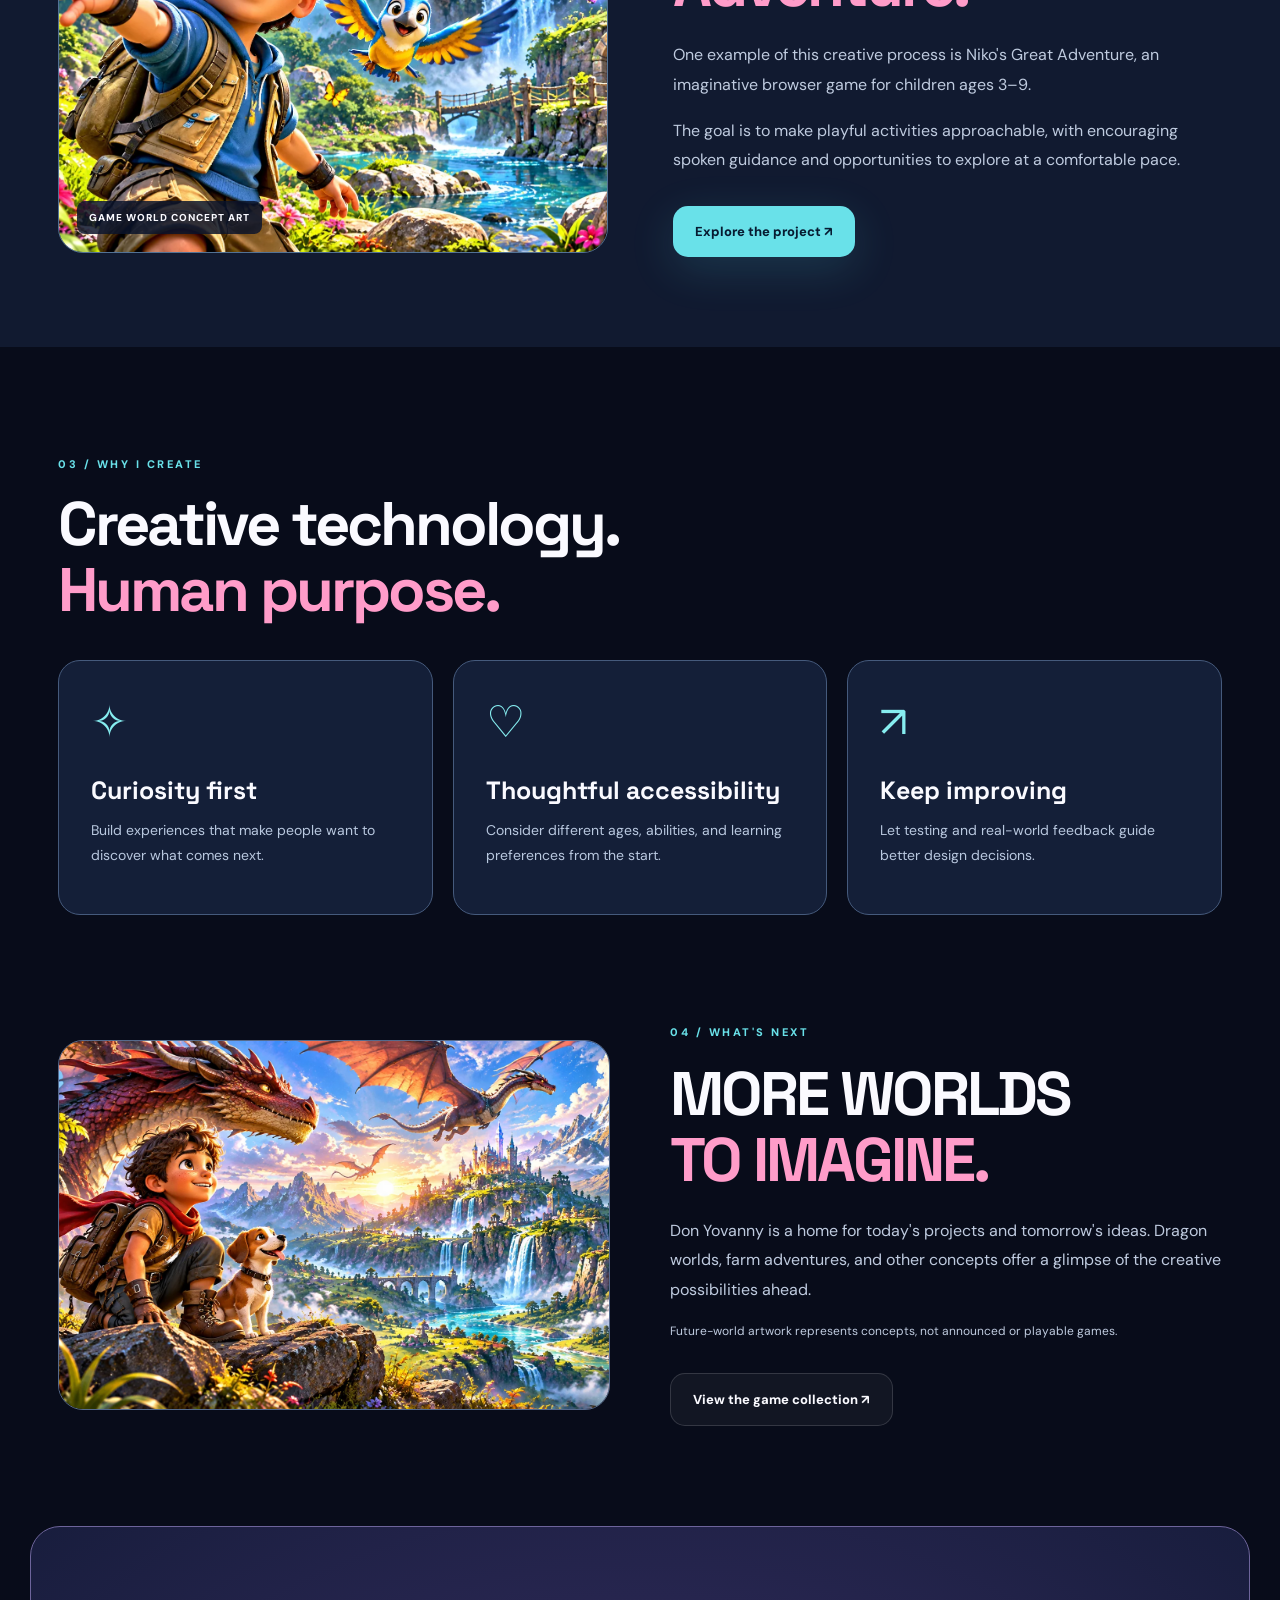
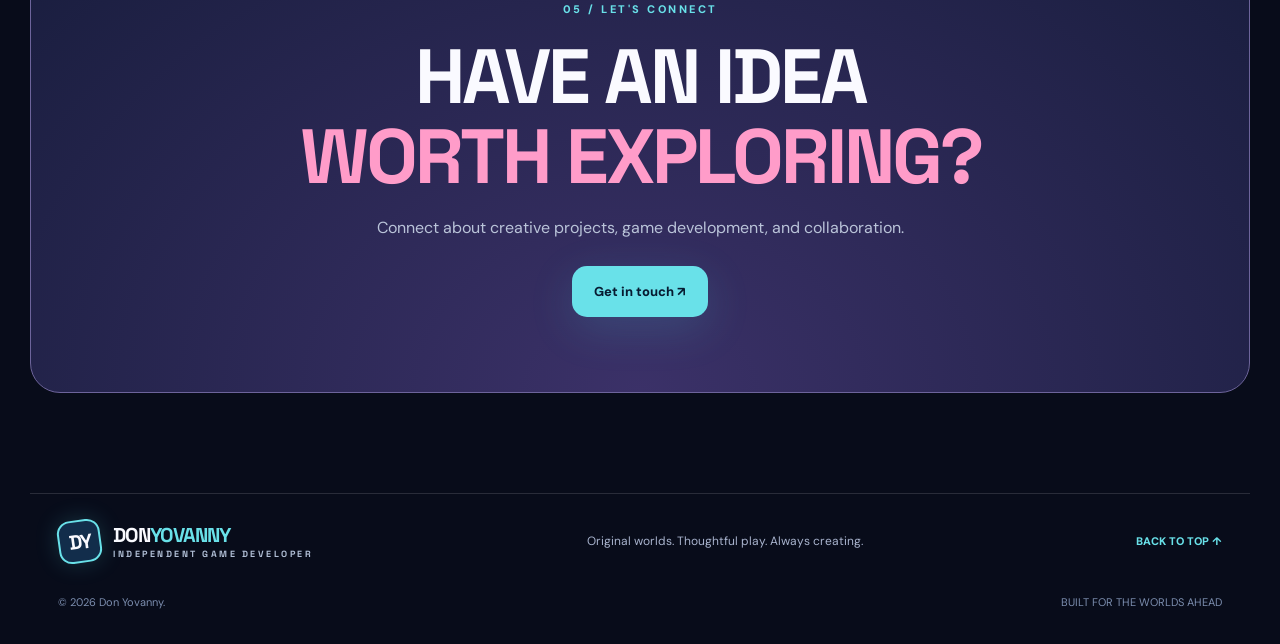
<file: lab.html>
<!doctype html><html lang="en"><head><meta charset="utf-8"><meta name="viewport" content="width=device-width,initial-scale=1"><meta name="theme-color" content="#080c1a"><meta name="description" content="Step inside the Don Yovanny Development Lab and discover the creative process behind original interactive games."><title>Development Lab | Don Yovanny</title><link rel="preconnect" href="https://fonts.googleapis.com"><link rel="preconnect" href="https://fonts.gstatic.com" crossorigin><link href="https://fonts.googleapis.com/css2?family=DM+Sans:wght@400;500;600;700;800&family=Space+Grotesk:wght@400;500;600;700&display=swap" rel="stylesheet"><link rel="stylesheet" href="./style.css"><link rel="stylesheet" href="./pages.css"><link rel="stylesheet" href="./studio.css"><link rel="stylesheet" href="./lab-studio.css"></head><body class="studio lab-studio"><a class="skip" href="#main">Skip to content</a><header class="nav wrap"><a class="brand" href="./index.html"><span class="logo">DY</span><span>DON<span class="cyan">YOVANNY</span><small>INDEPENDENT GAME DEVELOPER</small></span></a><button class="menu" aria-label="Toggle navigation" aria-expanded="false" aria-controls="page-nav">☰</button><nav id="page-nav" aria-label="Main navigation"><a href="./index.html">Home</a><a href="./games.html">Games</a><a href="./lab.html" aria-current="page">Development Lab</a><a href="./about.html">About</a><a href="./contact.html">Contact</a></nav><a class="nav-button" href="#process">Explore the process ↗</a></header><main id="main"><section class="lab-hero"><div class="wrap lab-hero-grid"><div class="lab-portrait"><img src="./assets/yovanny-portrait version 2.png" alt="Yovanny in his game development studio"></div><div class="lab-hero-copy"><div class="eyebrow"><span class="dot"></span> INSIDE THE STUDIO</div><h1>DEVELOPMENT<br><em>LAB.</em></h1><h2>Behind every game is an idea worth building.</h2><p>Welcome to the creative side of Don Yovanny, where imagination, thoughtful design, and technology come together to create interactive worlds.</p><a class="button primary" href="#process">Explore the creative process ↓</a></div></div></section><section class="section wrap lab-process" id="process"><div class="studio-section-top"><div><div class="kicker">01 / THE CREATIVE PROCESS</div><h2>From idea to <em>experience.</em></h2></div><p>Each project is a journey of experimentation, problem-solving, and continuous improvement.</p></div><div class="lab-steps"><article class="lab-step"><span class="lab-step-num">01</span><div class="lab-step-icon" aria-hidden="true">✦</div><h3>Idea & concept</h3><p>Start with a question, a story, or a challenge worth exploring.</p></article><article class="lab-step"><span class="lab-step-num">02</span><div class="lab-step-icon" aria-hidden="true">✎</div><h3>Design & create</h3><p>Shape characters, worlds, visuals, and interactions.</p></article><article class="lab-step"><span class="lab-step-num">03</span><div class="lab-step-icon" aria-hidden="true">&lt;/&gt;</div><h3>Build & code</h3><p>Turn the concept into a working, playable experience.</p></article><article class="lab-step"><span class="lab-step-num">04</span><div class="lab-step-icon" aria-hidden="true">↻</div><h3>Test & improve</h3><p>Try it, listen to feedback, and refine the details.</p></article><article class="lab-step"><span class="lab-step-num">05</span><div class="lab-step-icon" aria-hidden="true">↗</div><h3>Release & grow</h3><p>Share the experience and keep learning from what comes next.</p></article></div></section><section class="lab-showcase"><div class="wrap lab-showcase-grid"><div class="lab-showcase-art"><img src="./assets/niko.webp" alt="Concept artwork illustrating Niko's colorful adventure world" loading="lazy"><span>GAME WORLD CONCEPT ART</span></div><div><div class="kicker">02 / A PROJECT IN FOCUS</div><h2>Meet <em>Niko's Great Adventure.</em></h2><p>One example of this creative process is Niko's Great Adventure, an imaginative browser game for children ages 3–9.</p><p>The goal is to make playful activities approachable, with encouraging spoken guidance and opportunities to explore at a comfortable pace.</p><a class="button primary" href="./niko.html">Explore the project ↗</a></div></div></section><section class="section wrap lab-values"><div class="studio-section-top"><div><div class="kicker">03 / WHY I CREATE</div><h2>Creative technology.<br><em>Human purpose.</em></h2></div></div><div class="lab-value-grid"><article><span>✧</span><h3>Curiosity first</h3><p>Build experiences that make people want to discover what comes next.</p></article><article><span>♡</span><h3>Thoughtful accessibility</h3><p>Consider different ages, abilities, and learning preferences from the start.</p></article><article><span>↗</span><h3>Keep improving</h3><p>Let testing and real-world feedback guide better design decisions.</p></article></div></section><section class="wrap lab-future"><div class="lab-future-art"><img src="./assets/dragon-world.webp" alt="Concept artwork for a future fantasy dragon world" loading="lazy"></div><div><div class="kicker">04 / WHAT'S NEXT</div><h2>MORE WORLDS<br><em>TO IMAGINE.</em></h2><p>Don Yovanny is a home for today's projects and tomorrow's ideas. Dragon worlds, farm adventures, and other concepts offer a glimpse of the creative possibilities ahead.</p><p class="lab-caveat">Future-world artwork represents concepts, not announced or playable games.</p><a class="button secondary" href="./games.html">View the game collection ↗</a></div></section><section class="wrap studio-contact lab-contact"><div class="kicker">05 / LET'S CONNECT</div><h2>HAVE AN IDEA<br><em>WORTH EXPLORING?</em></h2><p>Connect about creative projects, game development, and collaboration.</p><a class="button primary" href="./contact.html">Get in touch ↗</a></section></main><footer class="wrap footer"><div><a class="brand" href="./index.html"><span class="logo">DY</span><span>DON<span class="cyan">YOVANNY</span><small>INDEPENDENT GAME DEVELOPER</small></span></a><p>Original worlds. Thoughtful play. Always creating.</p><a href="#main">BACK TO TOP ↑</a></div><div class="footer-bottom"><span>© <span id="year">2026</span> Don Yovanny.</span><span>BUILT FOR THE WORLDS AHEAD</span></div></footer><script src="./script.js"></script></body></html>
</file>
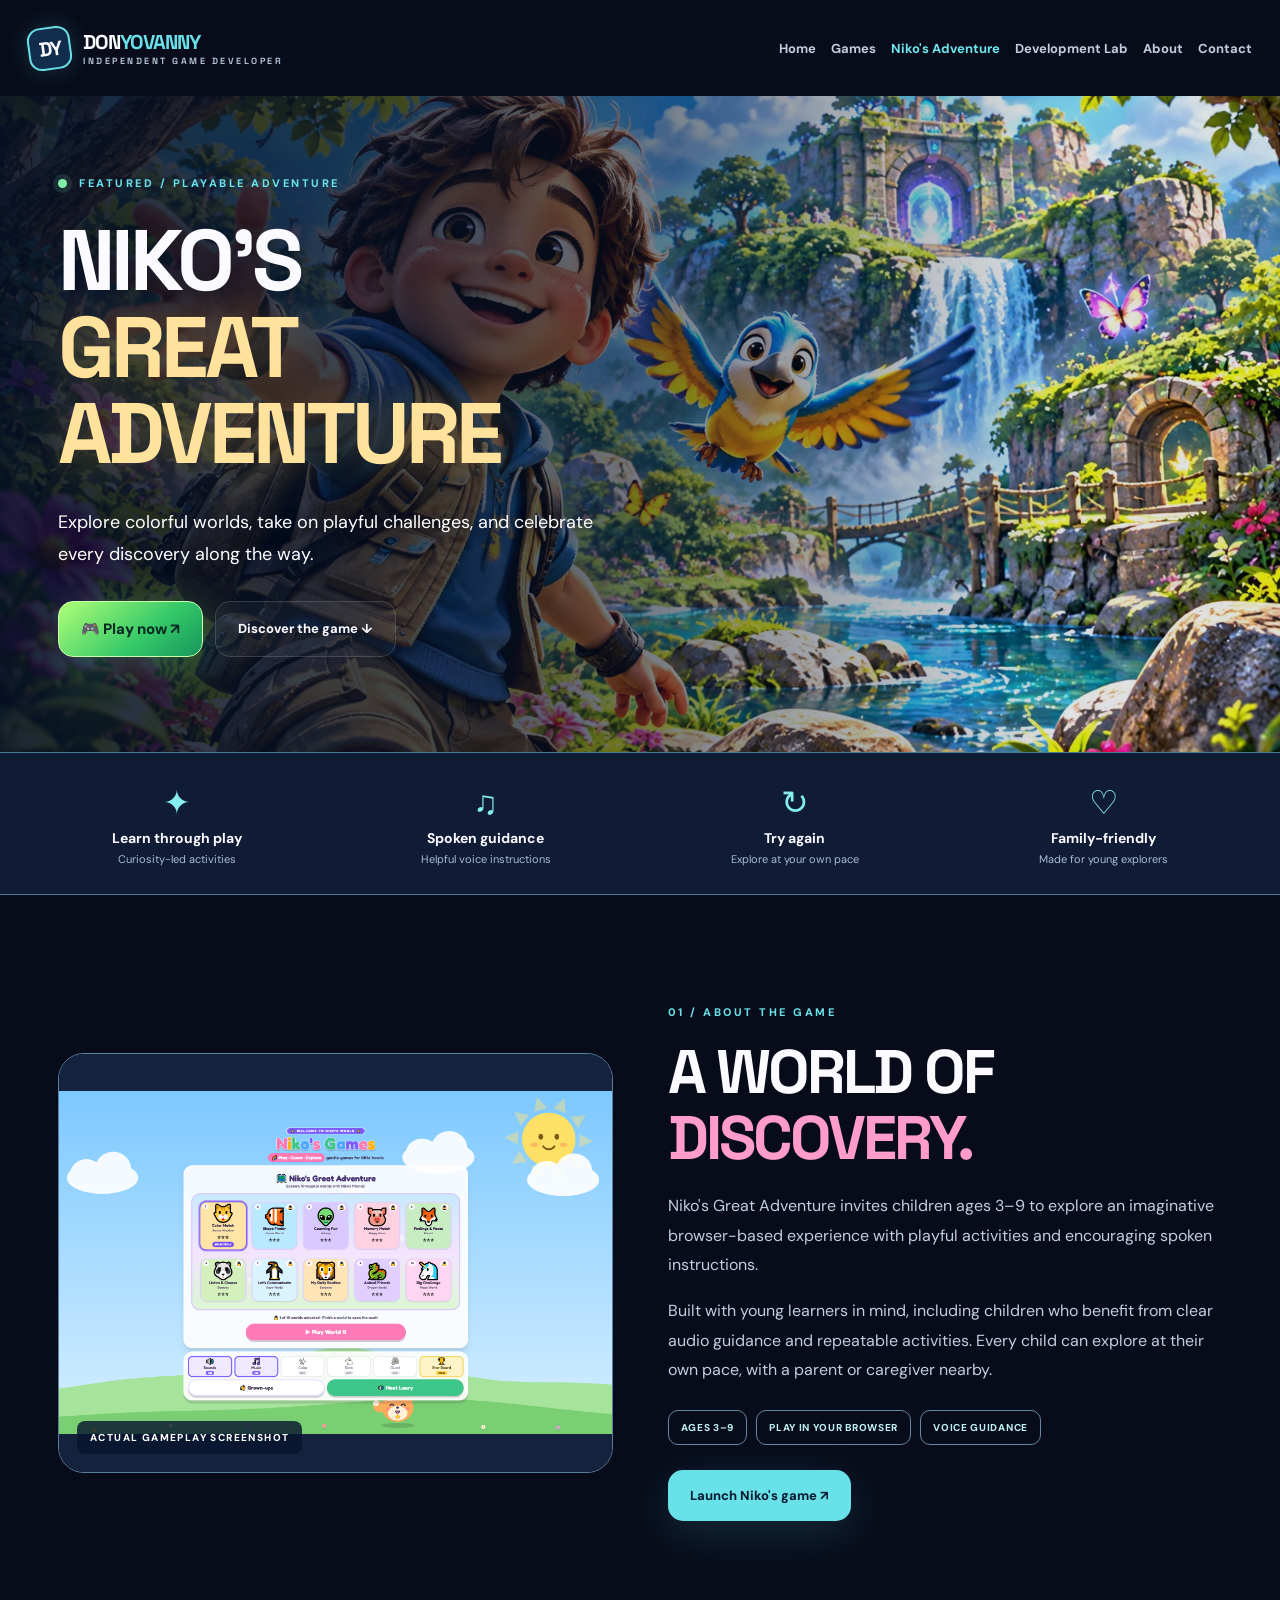
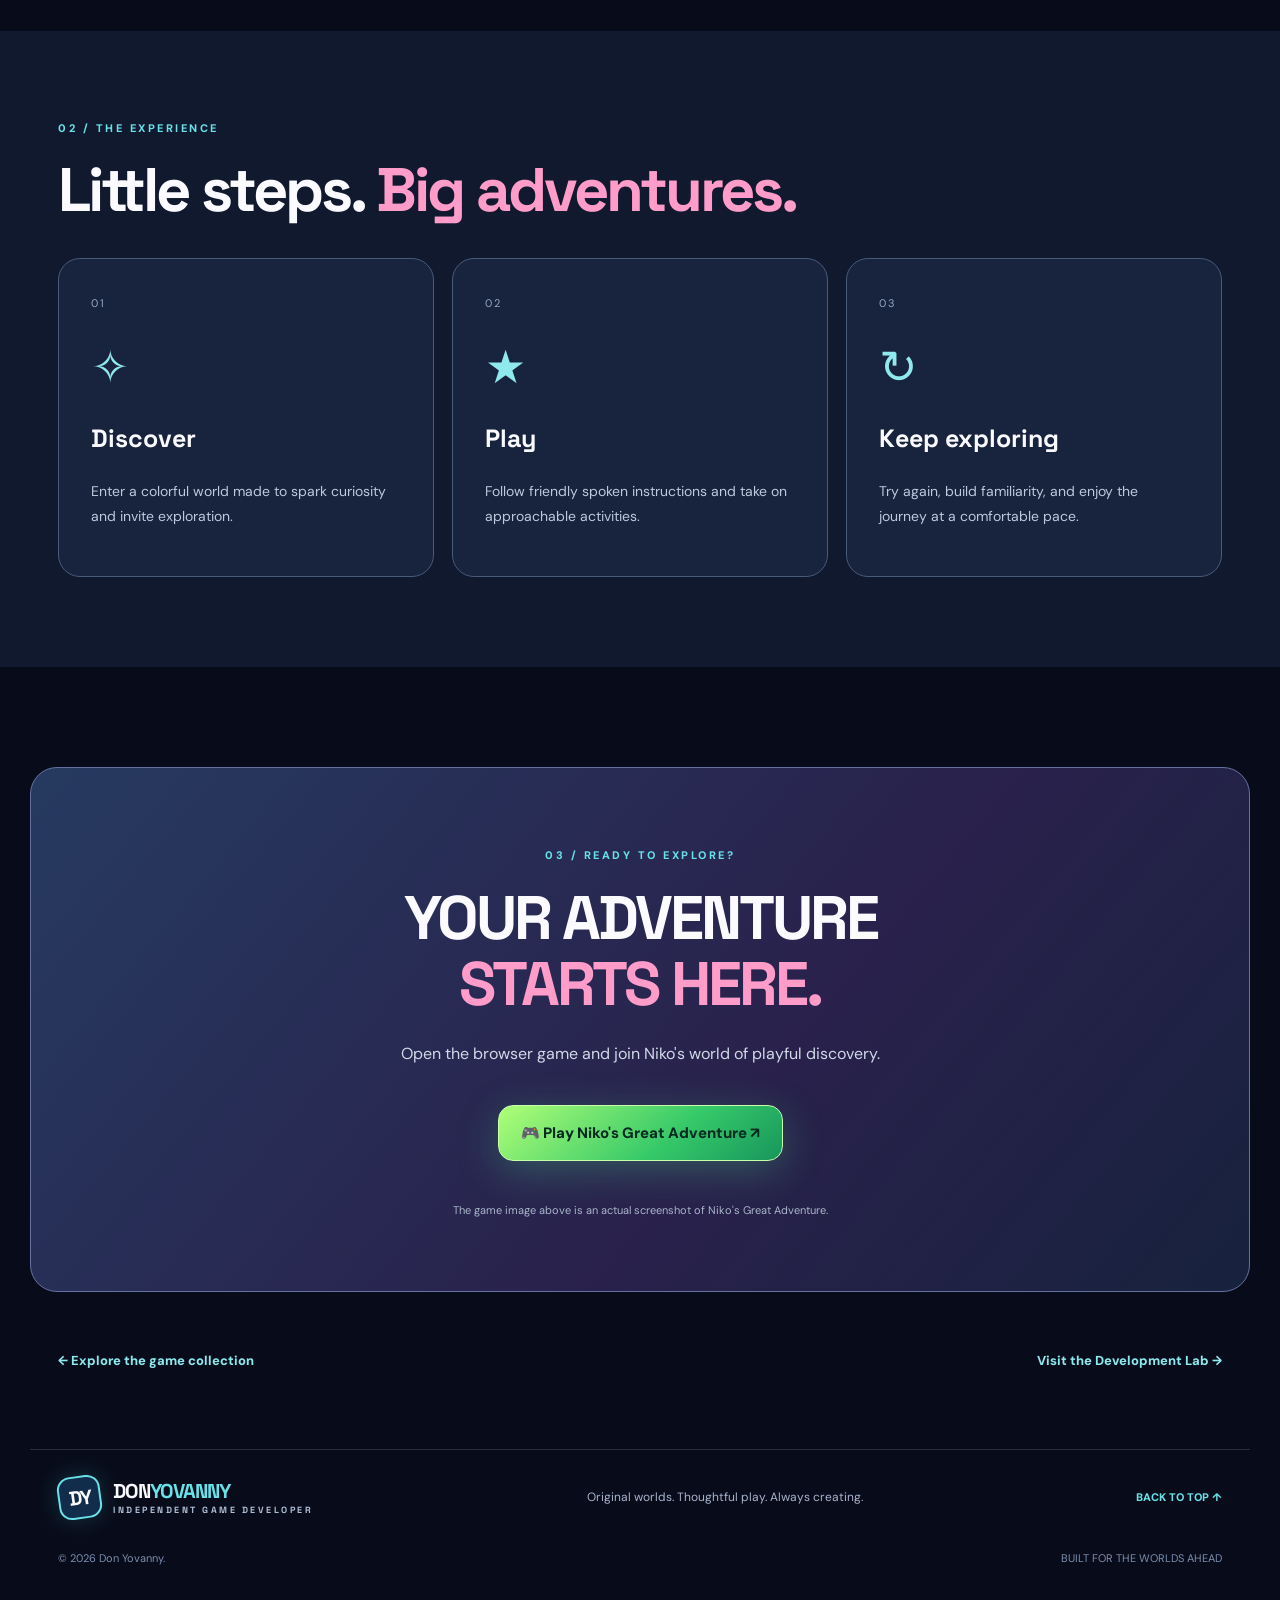
<file: niko.html>
<!doctype html><html lang="en"><head><meta charset="utf-8"><meta name="viewport" content="width=device-width,initial-scale=1"><meta name="theme-color" content="#080c1a"><meta name="description" content="Meet Niko's Great Adventure, a colorful browser-based educational adventure for young explorers and families."><title>Niko's Great Adventure | Don Yovanny</title><link rel="preconnect" href="https://fonts.googleapis.com"><link rel="preconnect" href="https://fonts.gstatic.com" crossorigin><link href="https://fonts.googleapis.com/css2?family=DM+Sans:wght@400;500;600;700;800&family=Space+Grotesk:wght@400;500;600;700&display=swap" rel="stylesheet"><link rel="stylesheet" href="./style.css"><link rel="stylesheet" href="./pages.css"><link rel="stylesheet" href="./studio.css"><link rel="stylesheet" href="./niko-studio.css"></head><body class="studio niko-studio"><a class="skip" href="#main">Skip to content</a><header class="nav wrap"><a class="brand" href="./index.html"><span class="logo">DY</span><span>DON<span class="cyan">YOVANNY</span><small>INDEPENDENT GAME DEVELOPER</small></span></a><button class="menu" aria-label="Toggle navigation" aria-expanded="false" aria-controls="page-nav">☰</button><nav id="page-nav" aria-label="Main navigation"><a href="./index.html">Home</a><a href="./games.html">Games</a><a href="./niko.html" aria-current="page">Niko's Adventure</a><a href="./lab.html">Development Lab</a><a href="./about.html">About</a><a href="./contact.html">Contact</a></nav></header><main id="main"><section class="niko-hero"><div class="wrap niko-hero-inner"><div class="niko-hero-copy"><div class="eyebrow"><span class="dot"></span> FEATURED / PLAYABLE ADVENTURE</div><h1>NIKO'S<br><em>GREAT ADVENTURE</em></h1><p>Explore colorful worlds, take on playful challenges, and celebrate every discovery along the way.</p><div class="buttons"><a class="button niko-play" href="https://playnikogames.com/" target="_blank" rel="noopener noreferrer">🎮 Play now ↗</a><a class="button secondary" href="#about-game">Discover the game ↓</a></div></div></div></section><section class="niko-highlights wrap" aria-label="Game highlights"><div><span aria-hidden="true">✦</span><strong>Learn through play</strong><small>Curiosity-led activities</small></div><div><span aria-hidden="true">♫</span><strong>Spoken guidance</strong><small>Helpful voice instructions</small></div><div><span aria-hidden="true">↻</span><strong>Try again</strong><small>Explore at your own pace</small></div><div><span aria-hidden="true">♡</span><strong>Family-friendly</strong><small>Made for young explorers</small></div></section><section class="section wrap niko-about" id="about-game"><div class="niko-about-art"><img src="./assets/niko-gameplay-screenshot.png" alt="Actual Niko's Great Adventure game showing ten unlockable worlds" loading="lazy" style="object-fit:contain;background:#14223d"><span>ACTUAL GAMEPLAY SCREENSHOT</span></div><div class="niko-about-copy"><div class="kicker">01 / ABOUT THE GAME</div><h2>A WORLD OF<br><em>DISCOVERY.</em></h2><p>Niko's Great Adventure invites children ages 3–9 to explore an imaginative browser-based experience with playful activities and encouraging spoken instructions.</p><p>Built with young learners in mind, including children who benefit from clear audio guidance and repeatable activities. Every child can explore at their own pace, with a parent or caregiver nearby.</p><div class="niko-facts"><span>AGES 3–9</span><span>PLAY IN YOUR BROWSER</span><span>VOICE GUIDANCE</span></div><a class="button primary" href="https://playnikogames.com/" target="_blank" rel="noopener noreferrer">Launch Niko's game ↗</a></div></section><section class="niko-how"><div class="wrap"><div class="kicker">02 / THE EXPERIENCE</div><h2>Little steps. <em>Big adventures.</em></h2><div class="niko-steps"><article><span class="step-number">01</span><span class="step-icon" aria-hidden="true">✧</span><h3>Discover</h3><p>Enter a colorful world made to spark curiosity and invite exploration.</p></article><article><span class="step-number">02</span><span class="step-icon" aria-hidden="true">★</span><h3>Play</h3><p>Follow friendly spoken instructions and take on approachable activities.</p></article><article><span class="step-number">03</span><span class="step-icon" aria-hidden="true">↻</span><h3>Keep exploring</h3><p>Try again, build familiarity, and enjoy the journey at a comfortable pace.</p></article></div></div></section><section class="wrap niko-cta"><div class="kicker">03 / READY TO EXPLORE?</div><h2>YOUR ADVENTURE<br><em>STARTS HERE.</em></h2><p>Open the browser game and join Niko's world of playful discovery.</p><a class="button niko-play" href="https://playnikogames.com/" target="_blank" rel="noopener noreferrer">🎮 Play Niko's Great Adventure ↗</a><p class="niko-disclaimer">The game image above is an actual screenshot of Niko's Great Adventure.</p></section><section class="wrap niko-more"><a href="./games.html">← Explore the game collection</a><a href="./lab.html">Visit the Development Lab →</a></section></main><footer class="wrap footer"><div><a class="brand" href="./index.html"><span class="logo">DY</span><span>DON<span class="cyan">YOVANNY</span><small>INDEPENDENT GAME DEVELOPER</small></span></a><p>Original worlds. Thoughtful play. Always creating.</p><a href="#main">BACK TO TOP ↑</a></div><div class="footer-bottom"><span>© <span id="year">2026</span> Don Yovanny.</span><span>BUILT FOR THE WORLDS AHEAD</span></div></footer><script src="./script.js"></script></body></html>
</file>
<file: style.css>
:root{--bg:#090e24;--panel:#131b39;--cyan:#69e1e9;--pink:#ff89c3;--yellow:#ffd779;--muted:#b1bfd6}*{box-sizing:border-box}html{scroll-behavior:smooth}body{margin:0;background:var(--bg);color:#fafaff;font-family:'DM Sans',sans-serif;overflow-x:hidden}a{color:inherit;text-decoration:none}button{font:inherit}::selection{background:var(--cyan);color:#09152d}.wrap{max-width:1220px;margin:auto;padding-left:28px;padding-right:28px}.section{padding-top:110px;padding-bottom:110px}.nav{height:96px;display:flex;align-items:center;gap:35px;justify-content:space-between;position:relative;z-index:5}.brand{display:flex;align-items:center;gap:12px;font-family:'Space Grotesk',sans-serif;font-size:20px;font-weight:700;letter-spacing:-1px;white-space:nowrap}.brand small{display:block;font-size:9px;letter-spacing:2.5px;color:var(--muted)}.logo{width:43px;height:43px;border:2px solid var(--cyan);border-radius:13px;display:grid;place-items:center;transform:rotate(-8deg);background:#122d4b;box-shadow:0 0 23px #59d8e830}.cyan{color:var(--cyan)}.nav nav{display:flex;gap:26px}.nav nav a{font-size:13px;font-weight:700;color:#c2cce0}.nav nav a:hover,.footer a:hover{color:var(--cyan)}.nav-button{padding:13px 18px;border:1px solid #456274;border-radius:14px;font-size:12px;font-weight:800}.menu{display:none}.hero{min-height:715px;display:grid;grid-template-columns:1fr 1fr;align-items:center;gap:25px;padding-top:50px;padding-bottom:90px}.eyebrow,.kicker{font-size:11px;letter-spacing:2.5px;font-weight:800;color:var(--cyan)}.eyebrow{display:flex;align-items:center;gap:12px}.dot{width:9px;height:9px;background:#82efab;border-radius:50%;box-shadow:0 0 0 5px #82efab20}h1,h2,h3,p{margin-top:0}h1,h2,h3{font-family:'Space Grotesk',sans-serif}h1{font-size:clamp(55px,6.1vw,94px);line-height:1.02;letter-spacing:-5px;margin:25px 0}h1 em,h2 em{font-style:normal;color:var(--pink)}.hero-text>p{font-size:17px;line-height:1.8;color:var(--muted);max-width:540px}.hero-text strong{color:#fff}.buttons{display:flex;gap:12px;flex-wrap:wrap;margin-top:30px}.button{display:inline-flex;gap:26px;align-items:center;justify-content:space-between;padding:17px 22px;border-radius:15px;font-weight:800;font-size:13px;transition:transform .2s}.button:hover{transform:translateY(-4px)}.primary{background:var(--cyan);color:#071b31;box-shadow:0 12px 45px #53daed28}.secondary{background:#ffffff0b;border:1px solid #ffffff25}.stats{display:flex;gap:27px;margin-top:55px;flex-wrap:wrap}.stats span{display:block;color:#889bbd;font-size:10px;letter-spacing:1px}.stats b{display:block;font-size:25px;color:#fff;margin-bottom:5px}.scene{height:570px;position:relative;border-radius:50%;background:radial-gradient(ellipse at 52% 48%,#402d82,#211b60 40%,#121636 71%,transparent 73%);isolation:isolate}.scene:before,.scene:after{content:'';position:absolute;inset:14% 6%;border:1px solid #85a2f82d;border-radius:50%;transform:rotate(-23deg)}.scene:after{inset:7% 21%;transform:rotate(30deg)}.planet{position:absolute;z-index:1;width:270px;height:270px;top:14%;left:30%;border-radius:50%;background:radial-gradient(circle at 35% 28%,#fff5c8,#ffce86 33%,#e77eab 75%,#5f4dba);box-shadow:0 0 90px #fc9d9f44;animation:float 7s ease-in-out infinite}.ring{position:absolute;z-index:2;top:34%;left:21%;width:370px;height:85px;border:17px solid #ffd9b78c;border-left-color:#ffd9b71a;border-right-color:#ffd9b71a;border-radius:50%;transform:rotate(-25deg)}.island{position:absolute;z-index:3;left:10%;right:8%;bottom:72px;height:220px;filter:drop-shadow(0 30px 22px #03061a88);animation:float 5s ease-in-out infinite}.grass{position:absolute;left:5%;right:5%;top:0;height:110px;border-radius:50% 50% 20% 20%;background:linear-gradient(#a2f3a9,#4cba8d 44%,#3b8a9e);transform:rotate(-3deg)}.rock{position:absolute;top:65px;left:12%;right:11%;height:155px;background:linear-gradient(135deg,#9a74ae,#533a91 55%,#243970);clip-path:polygon(0 0,100% 0,81% 57%,52% 100%,27% 69%)}.trees{position:absolute;z-index:5;top:-25px;left:12%;font-size:80px;letter-spacing:18px;color:#1f876c;text-shadow:0 9px #2a7b76}.portal{position:absolute;z-index:7;top:5px;left:48%;width:88px;height:105px;border:14px solid #ffe1a2;border-bottom-width:18px;border-radius:48px 48px 7px 7px;background:radial-gradient(circle,#9ef0ff,#7489ff 60%,#522e9e);box-shadow:0 0 32px #9aeaff;color:#fff;text-align:center;font-size:25px;padding-top:18px}.spark{position:absolute;color:#fff1b0;font-size:28px;animation:twinkle 3s ease-in-out infinite}.s1{top:13%;left:14%}.s2{top:25%;right:9%;font-size:42px;animation-delay:1s}.s3{bottom:26%;left:3%;animation-delay:2s}.sticker{position:absolute;z-index:4;background:#101b3edb;border:1px solid #89cce257;padding:13px 17px;border-radius:12px;font-size:10px;letter-spacing:1px;font-weight:800;box-shadow:0 10px 30px #0005}.one{top:13%;right:-2%;transform:rotate(7deg)}.two{left:-6%;bottom:21%;transform:rotate(-7deg)}.ribbon{background:var(--cyan);color:#0b2136;white-space:nowrap;overflow:hidden;transform:rotate(-1deg);font-weight:900;font-size:13px;letter-spacing:3px;padding:19px}.ribbon div{width:max-content;animation:marquee 30s linear infinite}.section-heading{display:flex;align-items:flex-end;justify-content:space-between;gap:40px;margin:22px 0 38px}.section-heading h2,.about h2{font-size:clamp(43px,5vw,68px);line-height:1.08;letter-spacing:-3px;margin:0}.section-heading p{max-width:310px;line-height:1.8;color:var(--muted)}.featured{border:1px solid #40518b76;border-radius:30px;display:grid;grid-template-columns:1.15fr 1fr;overflow:hidden;background:var(--panel);box-shadow:0 25px 80px #0004}.game-art{min-height:470px;position:relative;overflow:hidden;background:linear-gradient(#a4dcfc,#e7b9ee 50%,#ffa99f)}.sun{position:absolute;top:11%;right:17%;height:160px;width:160px;border-radius:50%;background:#fff5b1;box-shadow:0 0 60px #fff6cacc}.hill{position:absolute;border-radius:50% 50% 0 0;width:130%;height:330px;bottom:-170px;left:-20%;background:#70cbb1}.hill.front{height:300px;bottom:-195px;left:15%;background:#329da9}.cloud{position:absolute;top:19%;left:14%;font-size:75px;opacity:.8}.compass{font-size:110px;position:absolute;left:39%;bottom:22%;z-index:4;filter:drop-shadow(0 10px 10px #1d406055)}.art-caption{position:absolute;left:30px;bottom:26px;font-size:10px;font-weight:900;letter-spacing:2px;color:#0c4a58;z-index:5}.featured-content{padding:50px 43px;display:flex;flex-direction:column;justify-content:center;align-items:flex-start}.pill{border-radius:30px;padding:9px 13px;background:#6ee2e921;color:#84eef5;font-size:11px;font-weight:900;letter-spacing:1px}.featured-content h3{font-size:clamp(39px,4vw,58px);line-height:1.06;letter-spacing:-2px;margin:20px 0}.featured-content h3 span{color:var(--yellow)}.featured-content p,.about p{color:var(--muted);line-height:1.85}.chips{display:flex;gap:7px;flex-wrap:wrap;margin:12px 0 27px}.chips span{border:1px solid #7281a268;border-radius:20px;padding:8px 11px;font-size:10px;color:#c2cde5}.featured-content small{font-size:11px;color:#8395bb;margin-top:18px}.next{margin-top:18px;padding:27px 33px;background:#ffffff08;border:1px solid #ffffff18;border-radius:23px;display:flex;align-items:center;gap:19px}.next>span{font-size:40px;color:var(--yellow)}.next h3{margin:0 0 5px;font-size:19px}.next p{margin:0;color:#a6b5cc;font-size:13px}.next strong{margin-left:auto;color:var(--yellow);white-space:nowrap;font-size:11px;letter-spacing:1px}.skill-section{background:#0e1530}.skill-grid{display:grid;grid-template-columns:repeat(3,1fr);gap:20px;margin-top:42px}.skill-grid article{padding:33px;min-height:285px;border-radius:22px;border:1px solid #ffffff15;transition:transform .25s}.skill-grid article:hover{transform:translateY(-8px)}.skill-grid article:nth-child(1){background:linear-gradient(135deg,#39276c,#1d285a)}.skill-grid article:nth-child(2){background:linear-gradient(135deg,#653b4d,#34285d)}.skill-grid article:nth-child(3){background:linear-gradient(135deg,#175968,#20365d)}.skill-grid article>span{font-size:43px}.skill-grid h3{margin:33px 0 12px;font-size:23px}.skill-grid p{font-size:13px;color:#c4c9e5;line-height:1.8}.about{display:grid;grid-template-columns:.85fr 1fr;gap:90px;align-items:center}.code-art{min-height:400px;border:1px solid #ffffff16;border-radius:33px;background:radial-gradient(circle,#49368a,#181e47 53%,#111836 83%);position:relative;display:grid;place-items:center;overflow:hidden}.code-art:before{content:'';position:absolute;inset:16%;border:1px solid #ffffff2c;border-radius:50%;box-shadow:0 0 0 48px #ffffff08,0 0 0 96px #ffffff05}.code-orb{position:relative;font-family:monospace;font-size:82px;letter-spacing:-15px;color:var(--cyan);text-shadow:0 0 40px #8cf1ff99}.float-label{position:absolute;padding:12px 17px;background:#111c3d;border:1px solid #81e7fd58;border-radius:12px;font-size:10px;letter-spacing:1px;font-weight:800}.float-label.top{top:15%;left:8%;transform:rotate(-10deg)}.float-label.bottom{bottom:15%;right:6%;transform:rotate(9deg)}.about h2{margin:20px 0 27px}.text-link{font-size:13px;font-weight:800;color:var(--cyan);border-bottom:1px solid var(--cyan);display:inline-block;padding-bottom:8px;margin-top:16px}.contact{text-align:center;border:1px solid #c58dff66;border-radius:33px;padding:78px 25px;background:radial-gradient(ellipse at 50% 115%,#543373,#271d52 55%,#171a3e)}.contact h2{font-size:clamp(40px,6vw,80px);letter-spacing:-4px;margin:23px 0}.contact h2 em{font-style:normal;color:var(--yellow)}.contact p{max-width:560px;margin:0 auto 29px;color:#c5c8e9;line-height:1.8}.white{background:#fff;color:#1c173b}.footer{padding-top:26px;padding-bottom:35px;border-top:1px solid #ffffff24}.footer>div:first-child,.footer-bottom{display:flex;align-items:center;justify-content:space-between;gap:22px}.footer p{color:#a9b4ce;font-size:12px;margin:0}.footer a:last-child{font-size:11px;font-weight:800;color:var(--cyan)}.footer-bottom{font-size:11px;color:#7c8eaf;margin-top:32px}.skip{position:absolute;left:-9999px}.skip:focus{left:16px;top:16px;z-index:99;background:#fff;color:#000;padding:12px}@keyframes float{50%{transform:translateY(-15px)}}@keyframes twinkle{50%{opacity:.3;transform:scale(.8)}}@keyframes marquee{to{transform:translateX(-50%)}}@media(max-width:1050px){.nav-button{display:none}.hero{grid-template-columns:1fr;gap:0}.hero-text{padding-top:40px}.scene{max-width:650px;width:100%;margin:auto}.about{gap:35px}.featured-content{padding:35px}}@media(max-width:700px){.wrap{padding-left:20px;padding-right:20px}.nav{height:80px}.menu{display:block;margin-left:auto;background:transparent;border:1px solid #45516e;color:#fff;border-radius:10px;padding:8px 11px}.nav nav{display:none;position:absolute;top:72px;left:20px;right:20px;flex-direction:column;gap:0;padding:12px;border:1px solid #53658d;background:#111a36;border-radius:16px}.nav nav.open{display:flex}.nav nav a{padding:14px}.hero{padding-top:12px;padding-bottom:70px;min-height:0}h1{font-size:clamp(48px,12vw,76px);letter-spacing:-3px}.hero-text>p{font-size:15px}.stats{gap:18px;margin-top:35px}.scene{height:390px;margin-top:28px}.planet{height:190px;width:190px}.ring{width:265px;height:65px;left:18%;top:33%;border-width:12px}.island{bottom:40px;height:145px}.grass{height:85px}.rock{height:110px;top:45px}.trees{font-size:48px;letter-spacing:9px}.portal{transform:scale(.65);transform-origin:top left}.sticker{font-size:8px;padding:8px}.one{right:0}.two{left:0}.section{padding-top:75px;padding-bottom:75px}.section-heading{display:block}.section-heading h2,.about h2{font-size:44px}.section-heading p{margin-top:21px}.featured{display:block}.game-art{min-height:330px}.featured-content{padding:33px 27px 40px}.skill-grid{grid-template-columns:1fr}.skill-grid article{min-height:210px}.skill-grid h3{margin-top:20px}.about{grid-template-columns:1fr}.code-art{min-height:320px}.code-orb{font-size:65px}.next{flex-wrap:wrap}.next strong{margin-left:0}.footer>div:first-child,.footer-bottom{flex-direction:column;text-align:center}.contact{padding:60px 20px}.contact h2{letter-spacing:-2px}}@media(prefers-reduced-motion:reduce){html{scroll-behavior:auto}*,*:before,*:after{animation:none!important;transition:none!important}}
</file>
<file: pages.css>
.nav nav{flex-wrap:wrap;justify-content:center;gap:15px}.nav nav a[aria-current=page]{color:var(--cyan)}.page-hero{min-height:600px;display:grid;grid-template-columns:1.2fr .8fr;align-items:center;gap:35px;padding-top:55px;padding-bottom:65px}.page-hero h1{font-size:clamp(52px,6vw,88px);letter-spacing:-4px;line-height:1.05}.page-hero p{color:var(--muted);font-size:18px;line-height:1.8;max-width:600px}.page-art{height:390px;position:relative;display:grid;place-items:center;border-radius:40px;background:radial-gradient(circle at 50% 50%,#5744ac,#27215c 45%,#141934 75%,transparent 76%);isolation:isolate}.page-art>span{font-size:140px;z-index:2;filter:drop-shadow(0 22px 15px #0006);animation:float 5s ease-in-out infinite}.page-glow{position:absolute;width:200px;height:200px;border-radius:50%;background:#d1c1ff55;filter:blur(50px)}.page-art .spark{position:absolute;font-style:normal}.page-art .a{left:12%;top:20%}.page-art .b{right:9%;bottom:20%}.page-feature{display:grid;grid-template-columns:.9fr 1.1fr;background:#141c3a;border:1px solid #ffffff23;border-radius:30px;overflow:hidden;margin-top:35px}.page-feature-visual{min-height:400px;position:relative;display:grid;place-items:center;background:radial-gradient(circle at center,#5d50ae,#292b6c 50%,#1a2a55)}.page-feature-visual>span:first-child{font-size:125px;position:relative;z-index:2}.orbit{position:absolute;width:300px;height:120px;border:2px solid #e1d0ff66;border-radius:50%;transform:rotate(-24deg)}.orbit-two{transform:rotate(57deg)}.page-feature-copy{padding:55px;display:flex;flex-direction:column;align-items:flex-start;justify-content:center}.page-feature-copy h2{font-size:14px;letter-spacing:2px;color:var(--cyan);text-transform:uppercase}.page-feature-copy h3{font-size:clamp(34px,4vw,56px);letter-spacing:-2px;line-height:1.08;margin:14px 0 20px}.page-feature-copy p{color:var(--muted);line-height:1.9;margin-bottom:27px}.page-subtitle{font-size:clamp(35px,4vw,55px);letter-spacing:-2px;margin:20px 0 30px}.page-grid{display:grid;grid-template-columns:repeat(3,1fr);gap:18px}.page-tile{padding:34px;border:1px solid #ffffff24;border-radius:23px;background:linear-gradient(135deg,#362966,#17254d);transition:transform .2s}.page-tile:hover{transform:translateY(-6px)}.tile-1{background:linear-gradient(135deg,#6b345c,#2c285c)}.tile-2{background:linear-gradient(135deg,#176073,#1c2c60)}.page-tile>span{font-size:36px}.page-tile h3{font-size:24px;margin:28px 0 12px}.page-tile p{font-size:13px;line-height:1.7;color:#c3cce2}.page-tile strong{font-size:12px;color:var(--cyan)}.page-bottom{margin-bottom:95px;padding-top:60px;padding-bottom:60px;border-radius:25px;background:#24204e;display:flex;align-items:center;justify-content:space-around;gap:20px}.page-bottom h2{font-size:clamp(28px,4vw,48px);letter-spacing:-2px;margin:0}.page-bottom h2 em{font-style:normal;color:var(--pink)}@media(max-width:900px){.nav nav{gap:9px}.nav nav a{font-size:11px}.page-hero{grid-template-columns:1fr}.page-art{max-width:500px;width:100%;margin:auto}.page-feature{grid-template-columns:1fr}.page-feature-visual{min-height:300px}}@media(max-width:700px){.nav nav{gap:0}.nav nav a{font-size:13px}.page-hero{min-height:0;padding-top:60px}.page-hero h1{letter-spacing:-2px}.page-art{height:290px}.page-art>span{font-size:100px}.page-feature-copy{padding:35px 26px}.page-grid{grid-template-columns:1fr}.page-bottom{flex-direction:column;text-align:center;margin-left:20px;margin-right:20px}.page-tile{padding:28px}}
</file>
<file: studio.css>
body.studio{background:#080c1a}.studio .nav{max-width:1320px}.studio .nav nav a[aria-current=page]{color:#70e6ed}.studio h2{font-size:clamp(38px,4.8vw,68px);letter-spacing:-3px;line-height:1.08}.studio h2 em,.studio h3 em{font-style:normal;color:#ff9cc9}.studio-hero{min-height:780px;position:relative;isolation:isolate;overflow:hidden;background:radial-gradient(ellipse at 75% 54%,#312767 0%,#111735 39%,#080c1a 73%)}.hero-atmosphere{position:absolute;inset:0;overflow:hidden;z-index:-1;pointer-events:none}.studio-hero-inner{padding-top:150px;position:relative;z-index:2}.studio-hero h1{font-size:clamp(51px,6.7vw,102px);line-height:1.01;letter-spacing:-5px;max-width:1100px;margin:30px 0}.studio-hero h1 em{font-style:normal;color:#8cf1ef;text-shadow:0 0 55px #46dbe34a}.studio-hero p{max-width:590px;color:#c4cce3;font-size:17px;line-height:1.85}.studio-hero .buttons{margin-top:34px}.hero-bottom{display:flex;gap:40px;margin-top:105px;font-size:10px;letter-spacing:2px;color:#aab9d4;font-weight:800}.hero-bottom b{color:#fff;font-size:23px;margin-right:8px}.scroll-hint{margin-left:auto}.moon{position:absolute;width:330px;height:330px;right:14%;top:14%;border-radius:50%;background:radial-gradient(circle at 30% 28%,#fbe1c2,#c1a4df 45%,#7869c5 80%,#3c3676);box-shadow:0 0 130px #a47ee05c;opacity:.85}.halo{position:absolute;right:-8%;top:4%;width:760px;height:760px;border:1px solid #b5b0ff1e;border-radius:50%;transform:rotate(-30deg)}.halo-b{right:1%;top:13%;width:570px;height:570px;border-color:#f5bce32e}.mountain{position:absolute;right:-12%;bottom:-60px;width:85%;height:390px;clip-path:polygon(0 100%,13% 63%,26% 78%,41% 25%,56% 70%,72% 18%,87% 61%,100% 38%,100% 100%);background:linear-gradient(155deg,#43478b,#111a3a 75%);opacity:.7}.mountain.near{bottom:-140px;right:-6%;width:100%;height:410px;clip-path:polygon(0 100%,0 80%,18% 57%,35% 88%,52% 44%,68% 82%,85% 47%,100% 74%,100% 100%);background:linear-gradient(#1d315d,#070b1b)}.ground-glow{position:absolute;right:10%;bottom:4%;height:160px;width:45%;background:#56dfef36;filter:blur(70px)}.gateway{position:absolute;right:23%;bottom:17%;width:120px;height:215px;border:20px solid #8bf2f2;border-bottom-width:24px;border-radius:80px 80px 9px 9px;box-shadow:0 0 30px #83faff,0 0 100px #8df9ff99,inset 0 0 30px #85f8ff;background:#433e96;transform:perspective(400px) rotateY(-12deg)}.gateway-inner{position:absolute;inset:0;background:radial-gradient(circle,#bdfcff,#7069d3 48%,#342c80)}.particle{position:absolute;height:5px;width:5px;border-radius:50%;background:#b8faff;box-shadow:0 0 18px #b8faff}.p1{right:10%;top:22%}.p2{right:43%;top:27%}.p3{right:30%;top:12%}.p4{right:7%;top:58%}.studio-section-top{display:flex;justify-content:space-between;align-items:end;gap:40px;margin-bottom:36px}.studio-section-top h2{margin:20px 0 0}.studio-section-top>p{color:#acbbd3;max-width:310px;line-height:1.8}.studio-feature-card{display:grid;grid-template-columns:1.15fr 1fr;background:#141b35;border:1px solid #47567d;border-radius:27px;overflow:hidden}.niko-world{min-height:490px;position:relative;overflow:hidden;background:linear-gradient(#75c6ee,#b5dff2 48%,#d8a9d7)}.niko-sun{position:absolute;right:17%;top:12%;width:140px;height:140px;border-radius:50%;background:#fff6c6;box-shadow:0 0 70px #fff9d3}.niko-cloud{position:absolute;width:115px;height:32px;background:#ffffffc9;border-radius:50%;top:23%;left:10%}.niko-cloud.c2{left:63%;top:40%;width:80px}.niko-hill{position:absolute;bottom:-125px;left:-20%;width:130%;height:300px;border-radius:50% 50% 0 0;background:#5ac49e}.niko-hill.h2{bottom:-170px;left:30%;background:#208b9c}.niko-path{position:absolute;bottom:-30px;left:40%;width:150px;height:210px;border-radius:50%;background:#f3d5a1;transform:rotate(25deg)}.niko-arch{position:absolute;bottom:20%;left:43%;width:100px;height:145px;border:18px solid #ffde98;border-radius:60px 60px 8px 8px;background:#3e6fbb;box-shadow:0 0 35px #fff4ac}.niko-arch-inner{height:100%;display:grid;place-items:center;color:#fff;font-size:35px;background:radial-gradient(#a8f8ff,#5e71cc)}.niko-label{position:absolute;left:27px;bottom:23px;font-size:10px;font-weight:900;letter-spacing:2px;color:#0c5367}.studio-feature-copy{padding:52px 42px;display:flex;flex-direction:column;align-items:flex-start;justify-content:center}.studio-tag{font-size:10px;font-weight:900;letter-spacing:2px;color:#86edf0}.studio-feature-copy h3{font-size:clamp(40px,4.5vw,68px);letter-spacing:-3px;line-height:1.04;margin:20px 0}.studio-feature-copy p{color:#c2cce0;line-height:1.8}.studio-feature-copy small{color:#8f9fba;margin-top:20px;font-size:11px}.studio-library{background:#10172b}.studio-inline-link{color:#86edf0;font-size:12px;font-weight:800;letter-spacing:1px}.studio-tiles{display:grid;grid-template-columns:repeat(3,1fr);gap:20px}.studio-tile{min-height:390px;border:1px solid #56628266;background:#1b2344;border-radius:22px;padding:26px;overflow:hidden;transition:transform .25s}.studio-tile:hover{transform:translateY(-7px)}.tile-number{font-size:10px;letter-spacing:2px;color:#b6d0e9;font-weight:800}.tile-art{height:205px;display:grid;place-items:center;position:relative}.tile-orb{width:130px;height:130px;background:radial-gradient(circle at 30% 30%,#fff6c6,#e8a4bf 60%,#7461b4);border-radius:50%;box-shadow:0 0 65px #ec9bcd77}.tile-gate{position:absolute;bottom:8px;width:50px;height:80px;border:10px solid #98fff1;border-radius:30px 30px 5px 5px;background:#6c70cd;box-shadow:0 0 35px #9dfcff}.studio-tile.future{background:linear-gradient(150deg,#1c2341,#171b33)}.future-ring{width:150px;height:150px;border:2px solid #7c8cc3;border-radius:50%;box-shadow:0 0 0 23px #ffffff06,0 0 0 47px #ffffff04}.future-star{font-size:120px;color:#bba4ef;text-shadow:0 0 70px #a990eb}.studio-tile h3{font-size:24px;margin:10px 0}.studio-tile p{font-size:13px;color:#b3bfd4;line-height:1.7}.tile-link{font-size:10px;font-weight:900;letter-spacing:1.5px;color:#86edf0}.process-grid{display:grid;grid-template-columns:repeat(3,1fr);gap:20px;margin:35px 0}.process-grid article{padding:35px;border:1px solid #455274;background:#111b35;border-radius:22px}.process-index{color:#90a2bf;font-size:12px;letter-spacing:2px}.process-symbol{font-size:55px;color:#8aeaf0;margin:28px 0}.process-grid h3{font-size:26px}.process-grid p{color:#b1bfd5;font-size:14px;line-height:1.8}.studio-about{display:grid;grid-template-columns:.85fr 1fr;align-items:center;gap:75px}.about-emblem{height:400px;background:radial-gradient(circle,#40347b,#1a2040 60%,#10162b);border:1px solid #46527c;border-radius:26px;display:grid;place-items:center;position:relative}.emblem-ring{height:210px;width:210px;border:2px solid #81eaf0;border-radius:50%;display:grid;place-items:center;box-shadow:0 0 0 35px #89eaf00c,0 0 65px #7ceaf033}.emblem-ring span{font-size:90px;font-family:'Space Grotesk',sans-serif;font-weight:700;letter-spacing:-12px}.emblem-note{position:absolute;bottom:30px;font-size:10px;letter-spacing:2px;color:#b3c1d7}.studio-about p{color:#b5c3d8;line-height:1.9}.studio-contact{margin-bottom:100px;padding-top:75px;padding-bottom:75px;text-align:center;border:1px solid #6d649b;border-radius:30px;background:radial-gradient(ellipse at bottom,#3b3168,#181d3d)}.studio-contact h2{font-size:clamp(47px,6vw,83px);margin:20px 0;line-height:1.05}.studio-contact p{color:#bac4d9;margin-bottom:28px}.studio-contact .button{margin:auto}.studio .footer{border-top:1px solid #ffffff22}@media(max-width:900px){.studio-hero{min-height:720px}.studio-hero-inner{padding-top:115px}.moon{right:-8%}.gateway{right:12%}.studio-feature-card{grid-template-columns:1fr}.studio-feature-copy{padding:40px}.studio-tiles{grid-template-columns:1fr 1fr}.studio-about{gap:35px}}@media(max-width:700px){.studio-hero{min-height:710px}.studio-hero-inner{padding-top:95px}.studio-hero h1{font-size:clamp(45px,10vw,67px);letter-spacing:-3px}.studio-hero p{font-size:15px}.moon{width:210px;height:210px;top:55%;right:-3%;opacity:.5}.gateway{width:70px;height:120px;border-width:12px;right:17%;bottom:13%;opacity:.8}.hero-bottom{margin-top:90px;gap:20px;flex-wrap:wrap}.scroll-hint{display:none}.studio-section-top{display:block}.studio-section-top>p{margin-top:20px}.niko-world{min-height:320px}.niko-arch{transform:scale(.75)}.studio-feature-copy{padding:30px 24px}.studio-tiles,.process-grid,.studio-about{grid-template-columns:1fr}.studio-tile{min-height:330px}.studio-contact{margin-left:20px;margin-right:20px}.about-emblem{height:300px}}@media(prefers-reduced-motion:reduce){.studio *{animation:none!important}}
/* Custom approved artwork */
.studio-hero{background-image:linear-gradient(90deg,rgba(5,10,24,.94) 0%,rgba(5,10,24,.78) 39%,rgba(5,10,24,.17) 85%),url('./assets/hero.webp');background-size:cover;background-position:center}
.studio-hero .hero-atmosphere{display:none}
.niko-world{background:url('./assets/niko.webp') center/cover}
.niko-world>.niko-sky,.niko-world>.niko-sun,.niko-world>.niko-cloud,.niko-world>.niko-hill,.niko-world>.niko-path,.niko-world>.niko-arch{display:none}
.niko-label{color:#fff;background:#08152cbd;padding:10px 14px;border-radius:8px}
.studio-tile.release .tile-art{background:url('./assets/niko.webp') center/cover;border-radius:13px;margin:18px 0 10px}
.studio-tile.release .tile-art>*{display:none}
.studio-tile.future .tile-art{background:linear-gradient(#0a15312b,#0a15314d),url('./assets/coming-soon.webp') center/cover;border-radius:13px;margin:18px 0 10px}
.studio-tile.future .tile-art>*{display:none}
.studio-tile.future.alt .tile-art{background:linear-gradient(120deg,#0b163b55,#14112b99),url('./assets/coming-soon.webp') 76% 52%/cover}
.studio-about .about-emblem{background:linear-gradient(0deg,#070c20bd,transparent 52%),url('./assets/yovanny-portrait version 2.png') center/cover}
.studio-about .emblem-ring{display:none}
.studio-about .emblem-note{left:18px;bottom:18px;color:white;background:#0a1425bd;padding:10px;border-radius:6px}
@media(max-width:700px){.studio-hero{background-position:61% center;background-image:linear-gradient(90deg,rgba(5,10,24,.91),rgba(5,10,24,.52)),url('./assets/hero.webp')}.studio-about .about-emblem{background-position:70% center}}

/* Distinct artwork for upcoming Niko concepts */
.studio-tile.future:not(.alt) .tile-art{background:linear-gradient(#07132d16,#07132d42),url('./assets/dragon-world.webp') center/cover}
.studio-tile.future.alt .tile-art{background:linear-gradient(#07132d10,#07132d35),url('./assets/farm-world.webp') center/cover}
</file>
<file: about-studio.css>
.about-studio{background:#080c1a}.about-hero{background:radial-gradient(ellipse at 76% 34%,#263c67,#101b35 56%,#080c1a);border-bottom:1px solid #32405e}.about-hero-grid{display:grid;grid-template-columns:1.15fr .85fr;align-items:center;gap:65px;min-height:640px;padding-top:55px;padding-bottom:70px}.about-hero h1{font-size:clamp(49px,5.8vw,83px);line-height:1.05;letter-spacing:-4px;margin:28px 0}.about-hero h1 em{font-style:normal;color:#8cf1ef}.about-hero p{font-size:17px;line-height:1.9;color:#c9d5e7;max-width:630px}.about-hero-photo{height:490px;position:relative;border:1px solid #6783a3;border-radius:28px;overflow:hidden;box-shadow:0 20px 80px #0007}.about-hero-photo img{width:100%;height:100%;object-fit:cover;object-position:50% center}.about-hero-photo span{position:absolute;bottom:17px;left:17px;right:17px;padding:12px 14px;background:#08142bdc;border-radius:10px;color:#e3faff;font-size:10px;font-weight:900;letter-spacing:1.3px}.about-story{display:grid;grid-template-columns:.9fr 1.1fr;gap:80px;align-items:start}.about-story h2{margin:20px 0}.about-story-text p{color:#c0cee2;font-size:16px;line-height:1.95}.about-feature{background:#111b32;padding:100px 0}.about-feature-grid{display:grid;grid-template-columns:1fr 1fr;gap:65px;align-items:center}.about-feature-art{height:440px;position:relative;border-radius:25px;overflow:hidden;border:1px solid #4d718e}.about-feature-art img{width:100%;height:100%;object-fit:cover}.about-feature-art span{position:absolute;bottom:18px;left:18px;padding:10px 12px;background:#08162bcf;color:white;border-radius:8px;font-size:10px;font-weight:900;letter-spacing:1px}.about-feature-copy h2{margin:20px 0}.about-feature-copy p,.about-next p{color:#c0cee2;line-height:1.9}.about-feature-copy .button{margin-top:18px}.about-beliefs h2{margin:22px 0 38px}.about-values{display:grid;grid-template-columns:repeat(3,1fr);gap:20px}.about-values article{background:#151f3a;border:1px solid #4c6081;border-radius:22px;padding:32px}.about-values article>span{display:block;font-size:43px;color:#8cf1ef;margin-bottom:26px}.about-values h3{font-size:25px;margin-bottom:12px}.about-values p{font-size:14px;line-height:1.85;color:#bdc9df}.about-next{display:grid;grid-template-columns:1fr 1fr;align-items:center;gap:65px;margin-bottom:110px}.about-next-art{height:390px;border-radius:25px;overflow:hidden;border:1px solid #526b91}.about-next-art img{width:100%;height:100%;object-fit:cover}.about-next h2{margin:22px 0}.about-next .button{margin-top:18px}.about-contact{margin-bottom:100px}@media(max-width:900px){.about-hero-grid{gap:30px}.about-hero-photo{height:390px}.about-story{gap:35px}.about-feature-grid,.about-next{gap:35px}}@media(max-width:700px){.about-hero-grid,.about-story,.about-feature-grid,.about-next{grid-template-columns:1fr}.about-hero-grid{padding-top:45px;gap:30px}.about-hero h1{font-size:clamp(45px,10vw,65px);letter-spacing:-2.5px}.about-hero p{font-size:15px}.about-hero-photo{height:350px}.about-feature{padding:70px 0}.about-feature-art{height:280px}.about-values{grid-template-columns:1fr}.about-next{margin-bottom:75px}.about-next-art{height:260px}.about-contact{margin-left:20px;margin-right:20px}}
</file>
<file: contact-studio.css>
.contact-studio{background:#080c1a}.contact-hero{background:radial-gradient(ellipse at 75% 35%,#263d65,#101b34 55%,#080c1a);border-bottom:1px solid #3c5376}.contact-hero-grid{display:grid;grid-template-columns:1.13fr .87fr;gap:60px;align-items:center;min-height:625px;padding-top:60px;padding-bottom:75px}.contact-hero h1{font-size:clamp(49px,5.8vw,84px);line-height:1.05;letter-spacing:-4px;margin:27px 0}.contact-hero h1 em{font-style:normal;color:#8cf1ef}.contact-hero p{font-size:17px;line-height:1.85;color:#c7d4e7;max-width:610px}.contact-hero .button{margin-top:16px}.contact-hero-art{height:450px;position:relative;border-radius:27px;overflow:hidden;border:1px solid #6b82a4;box-shadow:0 25px 65px #0007}.contact-hero-art img{width:100%;height:100%;object-fit:cover}.contact-hero-art span{position:absolute;bottom:17px;left:17px;background:#08132bd8;color:#e4faff;border-radius:9px;padding:12px 14px;font-size:10px;font-weight:800;letter-spacing:1px}.contact-cards{display:grid;grid-template-columns:repeat(3,minmax(0,1fr));gap:20px}.contact-card{background:#17213c;border:1px solid #506385;border-radius:23px;padding:32px;display:flex;flex-direction:column;align-items:flex-start}.contact-symbol{font-size:42px;color:#8cf1ef;line-height:1.2;margin-bottom:25px}.contact-tag{color:#8cf1ef;font-size:10px;letter-spacing:1.6px;font-weight:900}.contact-card h3{font-size:26px;margin:15px 0}.contact-card p{font-size:14px;line-height:1.85;color:#c0cce0;flex:1}.contact-card .button{margin-top:23px}.contact-pending{display:inline-block;margin-top:25px;color:#d6c8e8;border:1px solid #76638c;border-radius:11px;padding:13px 15px;font-size:11px;letter-spacing:.5px;font-weight:800}.contact-focus{background:#111b32;padding:90px 0}.contact-focus h2{margin:22px 0 38px}.contact-topics{display:grid;grid-template-columns:repeat(3,1fr);gap:20px}.contact-topics>div{background:#192640;border:1px solid #4a6281;border-radius:20px;padding:30px}.contact-topics span{font-size:12px;color:#8cf1ef;letter-spacing:2px}.contact-topics h3{font-size:24px;margin:22px 0 10px}.contact-topics p{font-size:14px;line-height:1.8;color:#c0cce0}.contact-last{display:grid;grid-template-columns:1fr 1fr;gap:65px;align-items:center;margin-top:105px;margin-bottom:110px}.contact-last-art{height:385px;overflow:hidden;border-radius:25px;border:1px solid #536e94}.contact-last-art img{width:100%;height:100%;object-fit:cover}.contact-last h2{margin:22px 0}.contact-last p{color:#c0cce0;line-height:1.85}.contact-last-links{display:flex;flex-wrap:wrap;gap:12px;margin-top:23px}@media(max-width:950px){.contact-hero-grid{gap:30px}.contact-hero-art{height:370px}.contact-cards{grid-template-columns:repeat(2,1fr)}.contact-card:last-child{grid-column:span 2}}@media(max-width:700px){.contact-hero-grid,.contact-last{grid-template-columns:1fr}.contact-hero-grid{padding-top:45px}.contact-hero h1{font-size:clamp(45px,10vw,67px);letter-spacing:-2px}.contact-hero p{font-size:15px}.contact-hero-art{height:320px}.contact-cards,.contact-topics{grid-template-columns:1fr}.contact-card:last-child{grid-column:auto}.contact-focus{padding:70px 0}.contact-last{margin-top:75px;margin-bottom:80px;gap:30px}.contact-last-art{height:260px}}
.contact-direct-link{display:block;color:#8cf1ef;font-size:clamp(13px,1.3vw,17px);font-weight:800;text-decoration:none;overflow-wrap:anywhere;margin-top:15px}.contact-direct-link:hover{text-decoration:underline}
</file>
<file: games-studio.css>
.games-studio{background:#080c1a}.games-hero{position:relative;isolation:isolate;min-height:570px;display:flex;align-items:center;overflow:hidden;background:linear-gradient(90deg,#080c1af5 0%,#080c1acc 38%,#080c1a30 100%),url('./assets/yovanny-portrait version 2.png') center 53%/cover}.games-hero-content{width:100%;padding-top:65px;padding-bottom:85px}.games-hero h1{font-size:clamp(52px,6.6vw,98px);letter-spacing:-5px;line-height:1.03;max-width:850px;margin:26px 0}.games-hero h1 em{font-style:normal;color:#8cf1ef}.games-hero p{font-size:17px;line-height:1.8;max-width:560px;color:#d6ddeb}.games-hero .button{margin-top:16px}.games-cards{display:grid;grid-template-columns:repeat(3,minmax(0,1fr));gap:22px}.games-card{background:#151d36;border:1px solid #495779;border-radius:23px;overflow:hidden;display:flex;flex-direction:column;transition:transform .2s,border-color .2s}.games-card:hover{transform:translateY(-5px);border-color:#7bdde4}.games-card-image{position:relative;aspect-ratio:1.38;overflow:hidden;background:#273355}.games-card-image img{display:block;width:100%;height:100%;object-fit:cover}.games-status{position:absolute;top:16px;left:16px;padding:9px 13px;border-radius:40px;font-size:10px;letter-spacing:1px;font-weight:900;backdrop-filter:blur(9px)}.games-status.released{background:#063b35e8;border:1px solid #73dfbc;color:#bcffe9}.games-status.concept{background:#392157e8;border:1px solid #cba2ed;color:#f1dfff}.games-card-body{padding:27px 25px 30px;display:flex;flex-direction:column;align-items:flex-start;flex:1}.games-card-type{color:#8ce5e9;font-size:10px;font-weight:900;letter-spacing:1.7px}.games-card h3{font-size:clamp(24px,2.5vw,32px);line-height:1.1;letter-spacing:-1px;margin:15px 0}.games-card p{font-size:14px;color:#c0cce0;line-height:1.8;flex:1}.games-actions{display:flex;flex-wrap:wrap;align-items:center;gap:17px;margin-top:22px}.games-actions .button{padding:14px 19px}.games-details{font-size:12px;font-weight:800;color:#86edf0}.games-coming{border:1px solid #665b83;border-radius:12px;color:#d9c8ec;background:#ffffff09;padding:13px 15px;font-size:12px;font-weight:700}.games-note{color:#92a1bc;font-size:12px;line-height:1.7;margin-top:23px}.games-feature{display:grid;grid-template-columns:1.05fr 1fr;background:#141c34;border:1px solid #465675;border-radius:26px;overflow:hidden;margin-bottom:110px}.games-feature-art{min-height:410px}.games-feature-art img{width:100%;height:100%;object-fit:cover;display:block}.games-feature-copy{padding:55px 45px;display:flex;flex-direction:column;align-items:flex-start;justify-content:center}.games-feature-copy h2{margin:23px 0}.games-feature-copy p{color:#c2cee0;line-height:1.9}.games-feature-copy .button{margin-top:15px}.games-contact{margin-top:0}@media(max-width:1000px){.games-cards{grid-template-columns:repeat(2,minmax(0,1fr))}.games-card:last-child{grid-column:span 2}.games-card:last-child .games-card-image{aspect-ratio:2.5}.games-hero{min-height:540px}}@media(max-width:700px){.games-hero{min-height:550px;background-position:63% center;background-image:linear-gradient(90deg,#080c1af2,#080c1a95),url('./assets/hero.webp')}.games-hero h1{font-size:clamp(46px,11vw,68px);letter-spacing:-3px}.games-hero p{font-size:15px}.games-cards{grid-template-columns:1fr}.games-card:last-child{grid-column:auto}.games-card:last-child .games-card-image{aspect-ratio:1.38}.games-feature{grid-template-columns:1fr;margin-bottom:80px}.games-feature-art{min-height:260px}.games-feature-copy{padding:36px 26px}.games-collection{padding-top:75px}}
</file>
<file: lab-studio.css>
.lab-studio{background:#080c1a}.lab-hero{background:radial-gradient(ellipse at 78% 28%,#243d65,#0b142b 60%,#080c1a);border-bottom:1px solid #314563}.lab-hero-grid{display:grid;grid-template-columns:.9fr 1.1fr;align-items:center;gap:55px;min-height:610px;padding-top:55px;padding-bottom:65px}.lab-portrait{height:470px;overflow:hidden;border-radius:25px;border:1px solid #566b91;box-shadow:0 25px 75px #0006}.lab-portrait img{width:100%;height:100%;object-fit:cover;object-position:55% center}.lab-hero h1{font-size:clamp(54px,6vw,92px);line-height:1;letter-spacing:-4px;margin:26px 0}.lab-hero h1 em{font-style:normal;color:#8ce9ed}.lab-hero h2{font-size:clamp(22px,2.5vw,33px);line-height:1.3;letter-spacing:-1px;color:#ffe0a6}.lab-hero p{color:#c8d3e6;line-height:1.9;font-size:16px;max-width:560px}.lab-hero .button{margin-top:18px}.lab-steps{display:grid;grid-template-columns:repeat(5,minmax(0,1fr));gap:14px}.lab-step{border:1px solid #4b6487;background:linear-gradient(145deg,#192c4b,#111b32);padding:24px 20px 28px;border-radius:20px;min-height:280px}.lab-step:nth-child(2){border-color:#6171a3}.lab-step:nth-child(3){border-color:#7661a8}.lab-step:nth-child(4){border-color:#428d87}.lab-step:nth-child(5){border-color:#a17b57}.lab-step-num{font-size:11px;letter-spacing:2px;color:#9db3d0}.lab-step-icon{font-size:40px;color:#8ce9ed;margin:23px 0}.lab-step h3{font-size:21px;line-height:1.2;margin-bottom:13px}.lab-step p{font-size:13px;line-height:1.8;color:#b9c7dc}.lab-showcase{background:#111a30;padding:90px 0}.lab-showcase-grid{display:grid;grid-template-columns:1fr 1fr;align-items:center;gap:65px}.lab-showcase-art{height:400px;border:1px solid #527295;border-radius:25px;overflow:hidden;position:relative}.lab-showcase-art img{width:100%;height:100%;object-fit:cover}.lab-showcase-art span{position:absolute;bottom:18px;left:18px;background:#0a142bd6;padding:10px 12px;border-radius:8px;font-size:10px;letter-spacing:1px;font-weight:800}.lab-showcase h2,.lab-future h2{margin:22px 0}.lab-showcase p,.lab-future p{color:#bfcbdf;line-height:1.85}.lab-showcase .button{margin-top:15px}.lab-value-grid{display:grid;grid-template-columns:repeat(3,1fr);gap:20px}.lab-value-grid article{border:1px solid #455a7c;background:#141f38;border-radius:22px;padding:32px}.lab-value-grid span{font-size:44px;color:#86edf0}.lab-value-grid h3{font-size:25px;margin:23px 0 12px}.lab-value-grid p{font-size:14px;line-height:1.8;color:#b9c8df}.lab-future{display:grid;grid-template-columns:1fr 1fr;gap:60px;align-items:center;margin-bottom:100px}.lab-future-art{height:370px;overflow:hidden;border-radius:25px;border:1px solid #566a8c}.lab-future-art img{width:100%;height:100%;object-fit:cover}.lab-caveat{font-size:12px}.lab-future .button{margin-top:18px}.lab-contact{margin-bottom:100px}@media(max-width:1100px){.lab-steps{grid-template-columns:repeat(3,1fr)}.lab-hero-grid{gap:30px}}@media(max-width:750px){.lab-hero-grid,.lab-showcase-grid,.lab-future{grid-template-columns:1fr}.lab-hero-grid{padding-top:35px;gap:30px}.lab-portrait{height:330px}.lab-hero h1{font-size:clamp(50px,11vw,75px)}.lab-steps{grid-template-columns:1fr}.lab-step{min-height:0}.lab-showcase{padding:65px 0}.lab-showcase-art{height:280px}.lab-value-grid{grid-template-columns:1fr}.lab-future{gap:30px;margin-bottom:75px}.lab-future-art{height:260px}.lab-contact{margin-left:20px;margin-right:20px}}
</file>
<file: niko-studio.css>
.niko-studio{background:#080c1a}.niko-studio .nav{max-width:1320px}.niko-hero{position:relative;isolation:isolate;min-height:630px;display:flex;align-items:center;background:linear-gradient(90deg,#071126e8 0%,#071126bd 36%,#0711261f 83%),url('./assets/niko.webp') center 43%/cover}.niko-hero-inner{width:100%;padding-top:80px;padding-bottom:95px}.niko-hero-copy{max-width:690px}.niko-hero h1{font-size:clamp(51px,6.7vw,95px);letter-spacing:-4px;line-height:1.01;margin:28px 0;text-shadow:0 5px 35px #071126aa}.niko-hero h1 em{font-style:normal;color:#ffe29c;text-shadow:0 0 38px #eab34d55}.niko-hero p{font-size:18px;line-height:1.8;max-width:540px;color:#fff;text-shadow:0 2px 16px #071126}.niko-play{background:linear-gradient(140deg,#b0ff77,#36c969 60%,#17965c);color:#052a21;border:1px solid #c7ffab;box-shadow:0 10px 40px #52e48e44;font-size:15px}.niko-highlights{display:grid;grid-template-columns:repeat(4,1fr);gap:12px;padding-top:28px;padding-bottom:28px;background:#101c36;border-top:1px solid #4c7d98;border-bottom:1px solid #4c7d98;max-width:none;justify-items:center}.niko-highlights>div{display:flex;flex-direction:column;align-items:center;gap:5px;text-align:center}.niko-highlights span{font-size:33px;color:#86edf0}.niko-highlights strong{font-size:14px}.niko-highlights small{font-size:11px;color:#aabbd4}.niko-about{display:grid;grid-template-columns:1fr 1fr;gap:55px;align-items:center}.niko-about-art{position:relative;min-height:420px;border-radius:26px;overflow:hidden;border:1px solid #587fa2}.niko-about-art img{position:absolute;inset:0;width:100%;height:100%;object-fit:cover}.niko-about-art span{position:absolute;bottom:18px;left:18px;padding:10px 13px;background:#07152dce;border-radius:8px;color:white;font-size:10px;font-weight:800;letter-spacing:1.4px}.niko-about-copy h2{margin:20px 0}.niko-about-copy p{color:#c1cde1;line-height:1.85}.niko-facts{display:flex;gap:9px;flex-wrap:wrap;margin:25px 0}.niko-facts span{padding:10px 12px;border:1px solid #6486a1;border-radius:10px;font-size:10px;font-weight:800;letter-spacing:.7px;color:#bdeef1}.niko-how{background:#10192e;padding:90px 0}.niko-how h2{margin:22px 0 35px}.niko-steps{display:grid;grid-template-columns:repeat(3,1fr);gap:18px}.niko-steps article{position:relative;padding:32px;border:1px solid #485b7b;border-radius:22px;background:#18233d}.step-number{font-size:11px;letter-spacing:2px;color:#93a7c6}.step-icon{display:block;font-size:46px;color:#8fe9ed;margin:25px 0}.niko-steps h3{font-size:25px}.niko-steps p{font-size:14px;color:#bdc9dc;line-height:1.8}.niko-cta{text-align:center;margin-top:100px;margin-bottom:60px;padding-top:80px;padding-bottom:70px;border-radius:27px;background:linear-gradient(130deg,#263a60,#29214c 60%,#17223d);border:1px solid #6572a1}.niko-cta h2{margin:23px 0}.niko-cta p{color:#d0d9e7;line-height:1.8}.niko-cta .button{margin:20px auto}.niko-cta .niko-disclaimer{font-size:11px;color:#aab7cb;margin:20px auto 0;max-width:540px}.niko-more{display:flex;justify-content:space-between;gap:20px;padding-bottom:80px}.niko-more a{color:#8ce9ed;font-weight:800;font-size:13px}@media(max-width:900px){.niko-about{grid-template-columns:1fr;gap:30px}.niko-hero{background-position:62% center}.niko-hero-copy{max-width:590px}}@media(max-width:700px){.niko-hero{min-height:620px;background-position:63% center;background-image:linear-gradient(90deg,#071126ed,#07112691),url('./assets/niko.webp')}.niko-hero-inner{padding-top:80px;padding-bottom:80px}.niko-hero h1{font-size:clamp(47px,11vw,68px);letter-spacing:-2.5px}.niko-hero p{font-size:15px}.niko-highlights{grid-template-columns:repeat(2,1fr);gap:25px}.niko-about-art{min-height:310px}.niko-how{padding:70px 0}.niko-steps{grid-template-columns:1fr}.niko-cta{margin:75px 20px 45px;padding:60px 20px}.niko-more{flex-direction:column;gap:25px}.niko-studio .nav nav{gap:0}}
</file>
